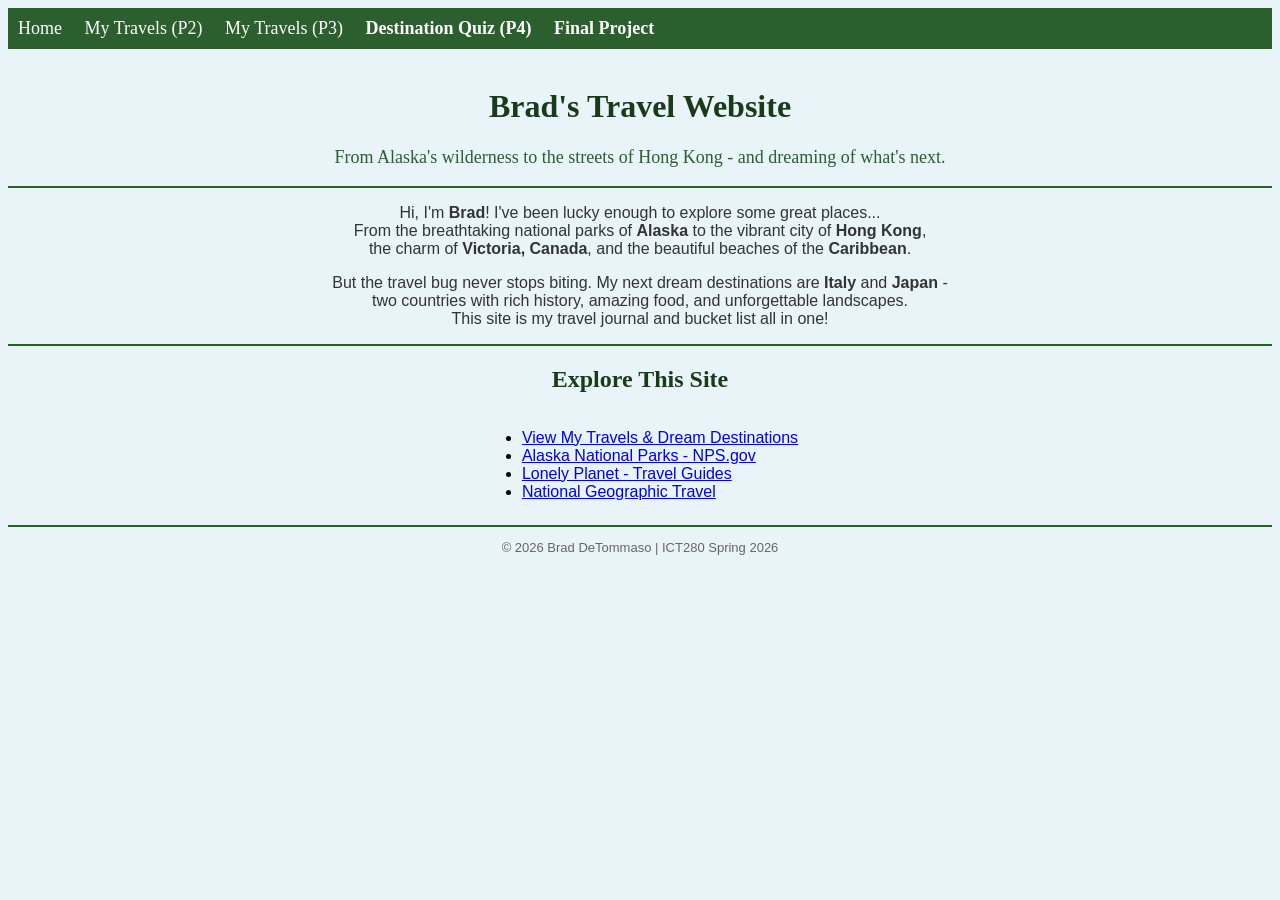
<file: index.html>
<!DOCTYPE html>
<html lang="en">
<head>
   <title>Brad's Travel Website</title>
</head>
<body bgcolor="#e8f4f8">

   <!-- Navigation Bar -->
   <table width="100%" bgcolor="#2c5f2e" cellpadding="10" cellspacing="0">
      <tr>
         <td>
            <font color="white" size="4">
               <a href="index.html" style="color:white; text-decoration:none;">Home</a>
               &nbsp;&nbsp;&nbsp;
               <a href="html/project2.html" style="color:white; text-decoration:none;">My Travels (P2)</a>
               &nbsp;&nbsp;&nbsp;
               <a href="html/project3.html" style="color:white; text-decoration:none;">My Travels (P3)</a>
               &nbsp;&nbsp;&nbsp;
               <a href="html/project4.html" style="color:white; text-decoration:none; font-weight:bold;">Destination Quiz (P4)</a>
               &nbsp;&nbsp;&nbsp;
               <a href="final/index.html" style="color:white; text-decoration:none; font-weight:bold;">Final Project</a>
            </font>
         </td>
      </tr>
   </table>

   <!-- Header -->
   <div align="center">
      <br>
      <font face="Georgia" color="#1a3a1a">
         <h1>Brad's Travel Website</h1>
      </font>
      <font face="Georgia" color="#2c5f2e" size="4">
         <p>From Alaska's wilderness to the streets of Hong Kong - and dreaming of what's next.</p>
      </font>
   </div>

   <hr color="#2c5f2e">

   <!-- Intro Section -->
   <div align="center">
      <font face="Arial" color="#333333" size="3">
         <p>
            Hi, I'm <b>Brad</b>! I've been lucky enough to explore some great places...<br>
            From the breathtaking national parks of <b>Alaska</b> to the vibrant city of <b>Hong Kong</b>,<br>
            the charm of <b>Victoria, Canada</b>, and the beautiful beaches of the <b>Caribbean</b>.
         </p>
         <p>
            But the travel bug never stops biting. My next dream destinations are <b>Italy</b> and <b>Japan</b> -<br>
            two countries with rich history, amazing food, and unforgettable landscapes.<br>
            This site is my travel journal and bucket list all in one!
         </p>
      </font>
   </div>

   <hr color="#2c5f2e">

   <!-- Quick Links -->
   <div align="center">
      <font face="Georgia" color="#1a3a1a">
         <h2>Explore This Site</h2>
      </font>
      <font face="Arial" size="3">
         <ul style="text-align:left; display:inline-block;">
            <li><a href="html/project2.html">View My Travels &amp; Dream Destinations</a></li>
            <li><a href="https://www.nps.gov/state/ak/index.htm" target="_blank">Alaska National Parks - NPS.gov</a></li>
            <li><a href="https://www.lonelyplanet.com" target="_blank">Lonely Planet - Travel Guides</a></li>
            <li><a href="https://www.nationalgeographic.com/travel" target="_blank">National Geographic Travel</a></li>
         </ul>
      </font>
   </div>

   <hr color="#2c5f2e">

   <!-- Footer -->
   <div align="center">
      <font face="Arial" color="#666666" size="2">
         <p>&copy; 2026 Brad DeTommaso | ICT280 Spring 2026</p>
      </font>
   </div>

</body>
</html>
</file>
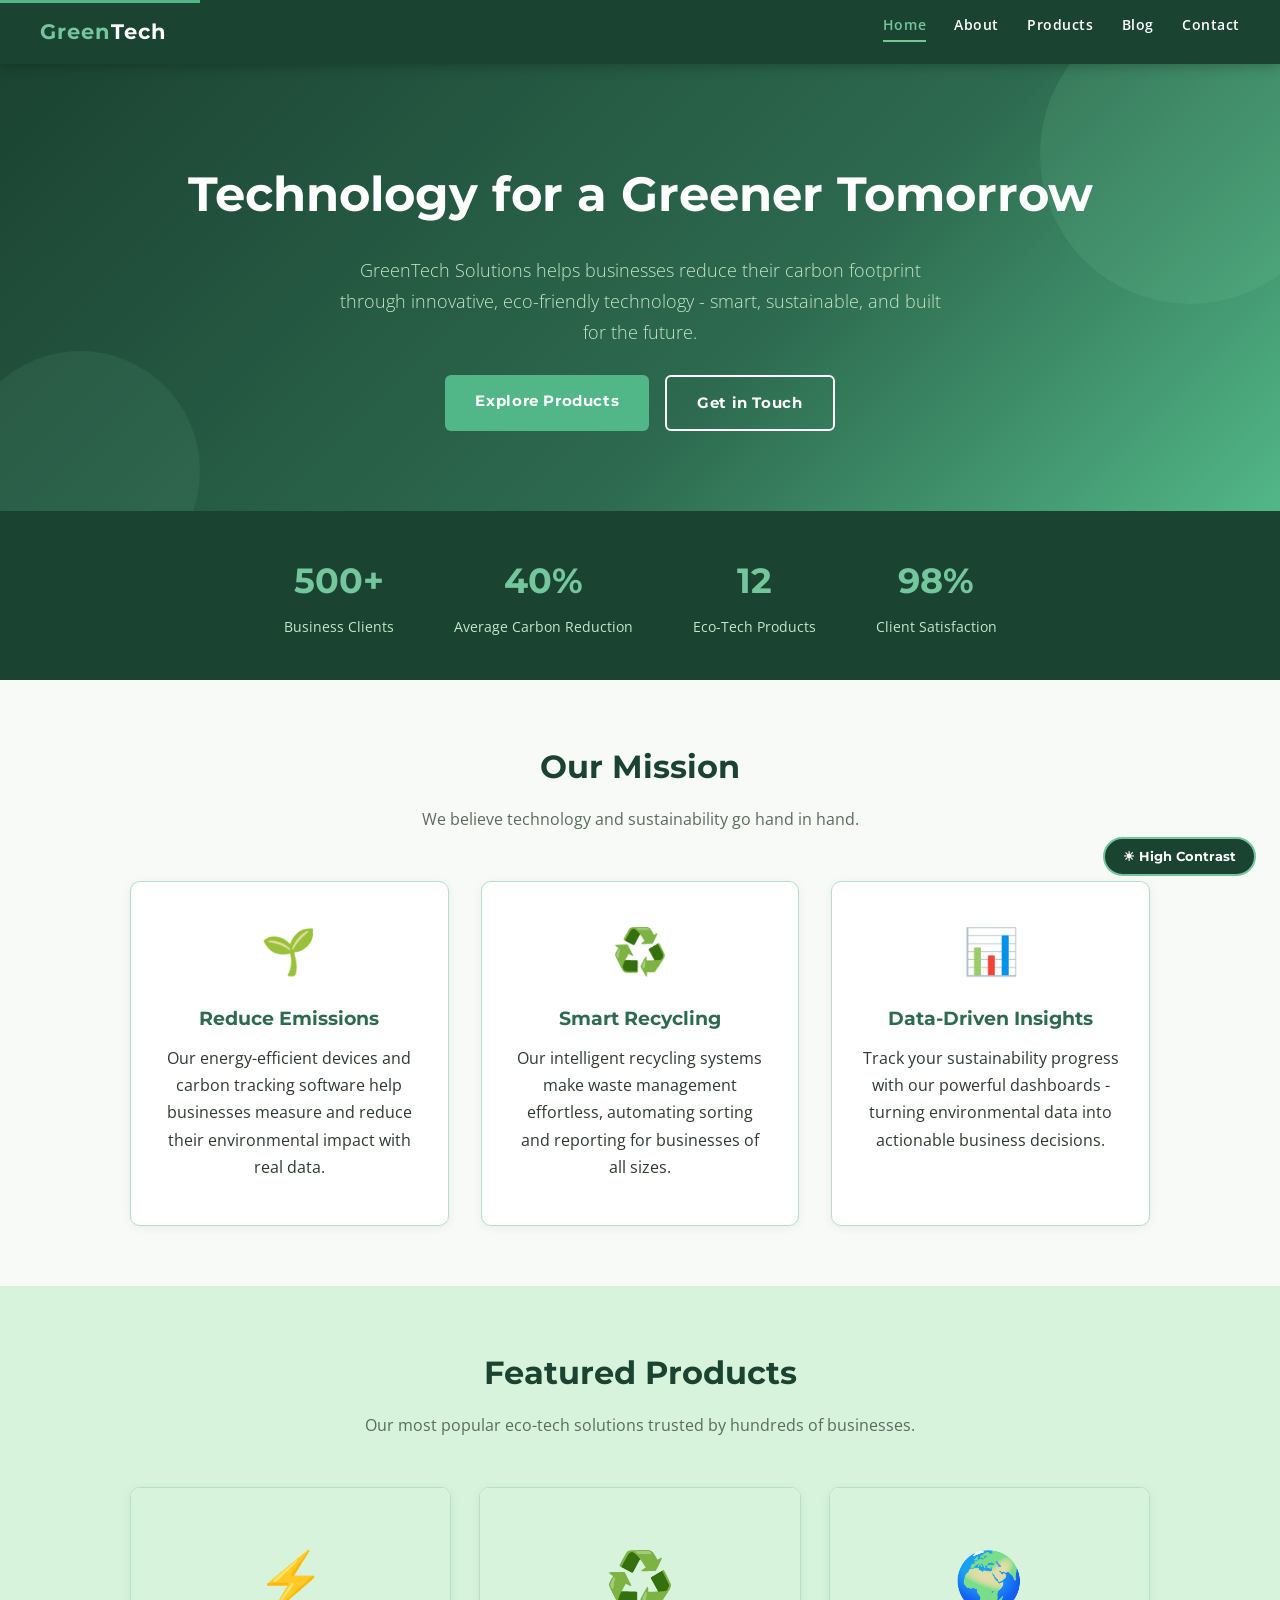
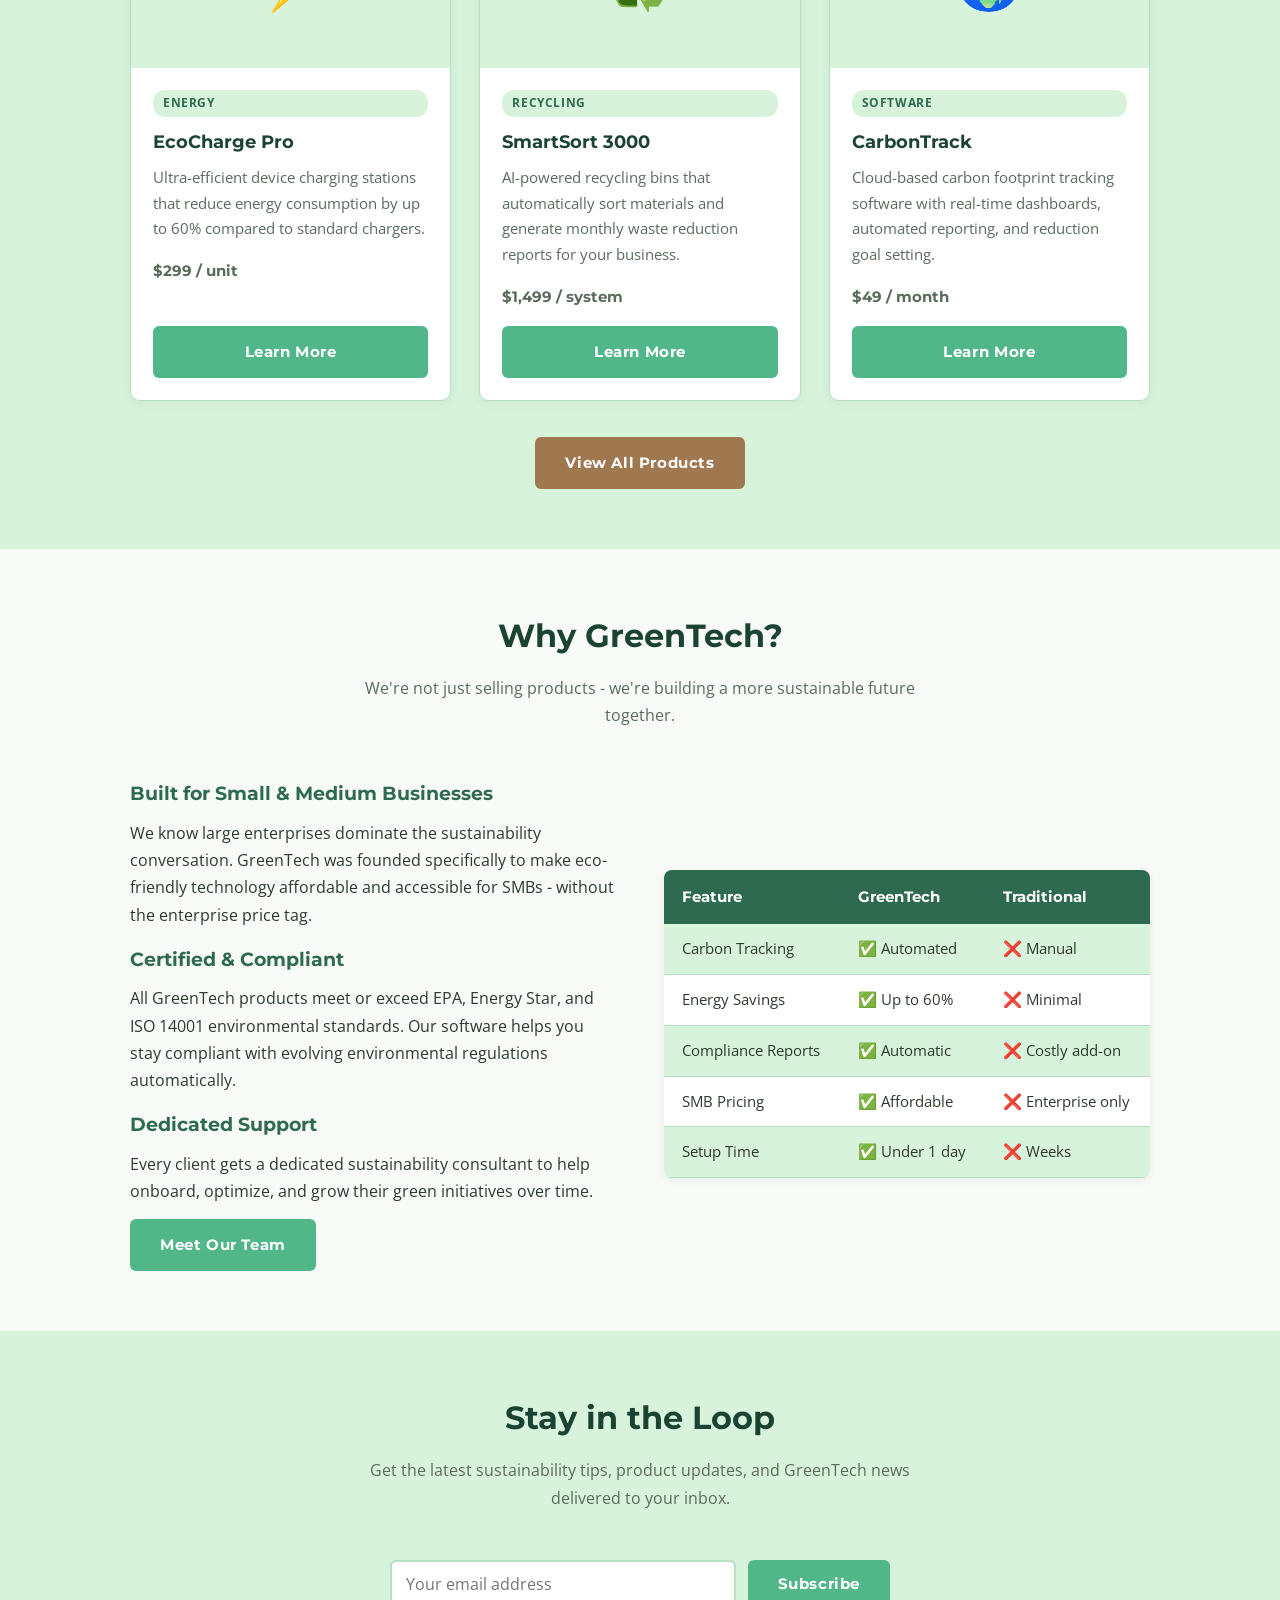
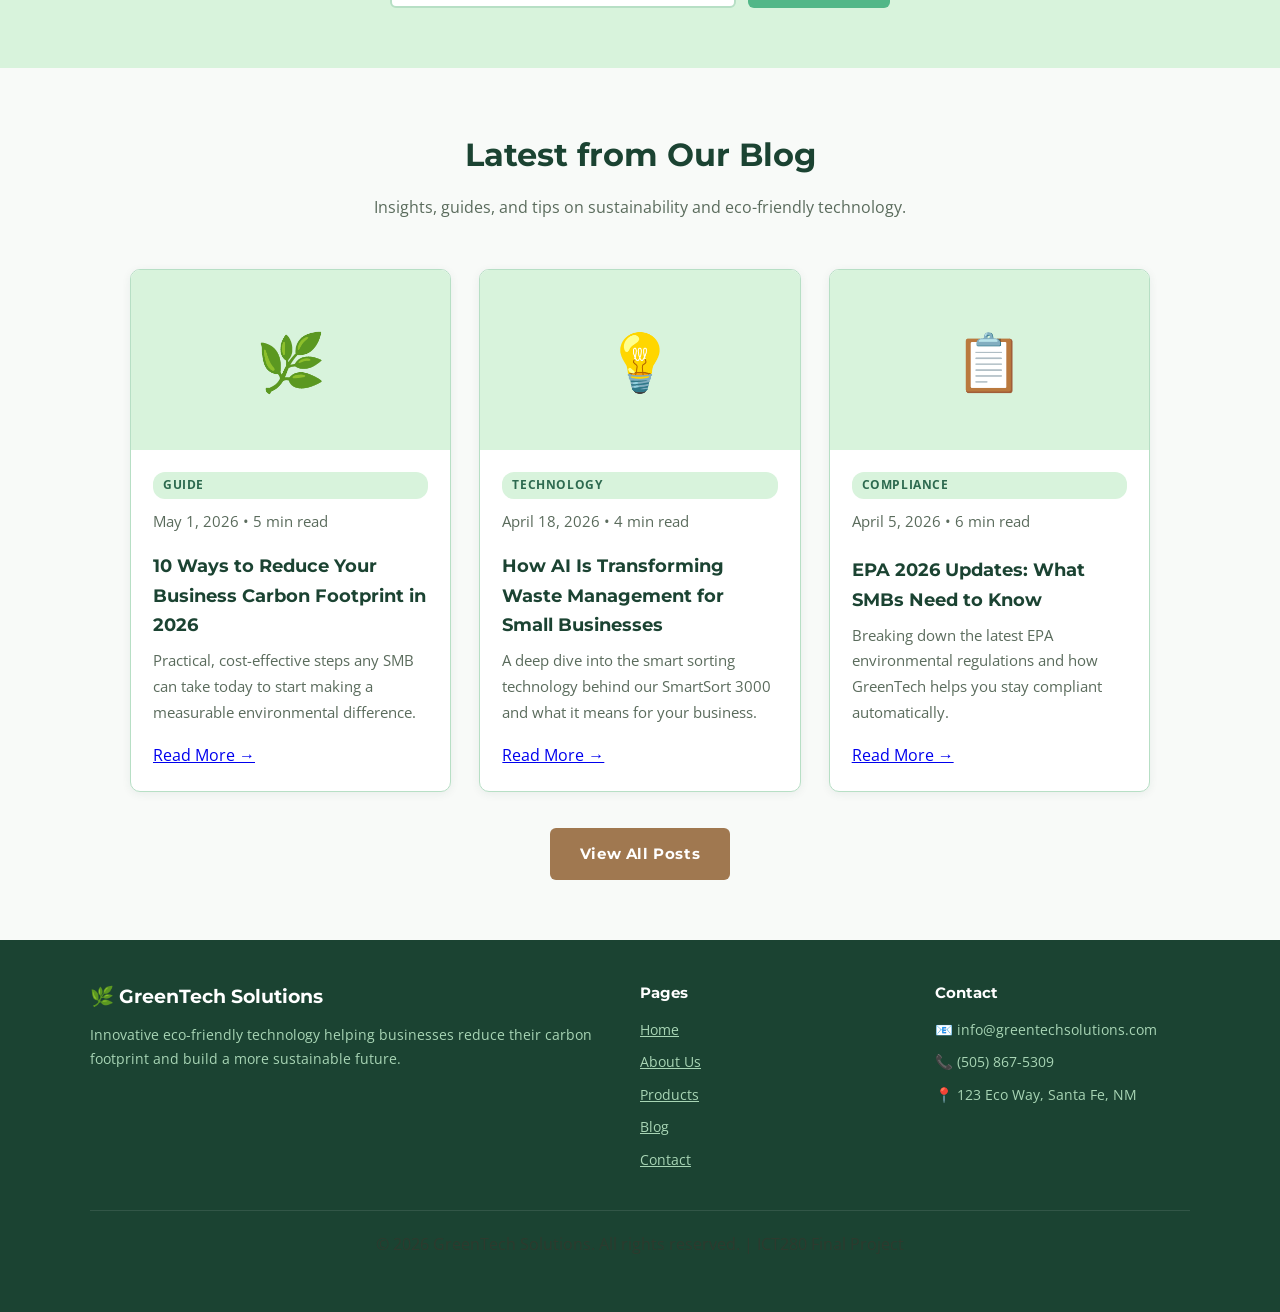
<file: final/index.html>
<!DOCTYPE html>
<html lang="en">
<head>
   <meta charset="UTF-8">
   <meta name="viewport" content="width=device-width, initial-scale=1.0">
   <title>GreenTech Solutions - Sustainable Technology for a Better World</title>
   <link rel="stylesheet" href="styles.css">
</head>
<body>

   <!-- Skip to main content (accessibility) -->
   <a href="#main" class="skip-link">Skip to main content</a>

   <!-- Navigation -->
   <nav aria-label="Main navigation">
      <a href="index.html" class="nav-logo">Green<span>Tech</span></a>
      <button class="nav-toggle" id="navToggle" aria-label="Toggle navigation menu" aria-expanded="false">
         <span></span>
         <span></span>
         <span></span>
      </button>
      <ul class="nav-links" id="navLinks">
         <li><a href="index.html" class="active" aria-current="page">Home</a></li>
         <li><a href="about.html">About</a></li>
         <li><a href="products.html">Products</a></li>
         <li><a href="blog.html">Blog</a></li>
         <li><a href="contact.html">Contact</a></li>
      </ul>
   </nav>

   <!-- Hero Section -->
   <header class="hero" role="banner">
      <h1>Technology for a Greener Tomorrow</h1>
      <p>GreenTech Solutions helps businesses reduce their carbon footprint through innovative,
         eco-friendly technology - smart, sustainable, and built for the future.</p>
      <div style="display:flex; gap:16px; justify-content:center; flex-wrap:wrap; position:relative; z-index:1;">
         <a href="products.html" class="btn btn-primary">Explore Products</a>
         <a href="contact.html" class="btn btn-outline">Get in Touch</a>
      </div>
   </header>

   <main id="main">

      <!-- Stats Bar -->
      <div class="stats-bar" aria-label="Company statistics">
         <div class="stat">
            <h3>500+</h3>
            <p>Business Clients</p>
         </div>
         <div class="stat">
            <h3>40%</h3>
            <p>Average Carbon Reduction</p>
         </div>
         <div class="stat">
            <h3>12</h3>
            <p>Eco-Tech Products</p>
         </div>
         <div class="stat">
            <h3>98%</h3>
            <p>Client Satisfaction</p>
         </div>
      </div>

      <!-- Mission Section -->
      <section aria-labelledby="mission-heading">
         <div class="content">
            <h2 class="section-title" id="mission-heading">Our Mission</h2>
            <p class="section-subtitle">We believe technology and sustainability go hand in hand.</p>
            <div style="display:grid; grid-template-columns: repeat(auto-fit, minmax(280px,1fr)); gap:32px; margin-top:16px;">

               <div style="background:var(--white); border:1px solid var(--border); border-radius:10px; padding:30px; text-align:center; box-shadow:0 2px 10px rgba(27,67,50,0.07);">
                  <div style="font-size:2.8rem; margin-bottom:14px;" aria-hidden="true">🌱</div>
                  <h3>Reduce Emissions</h3>
                  <p>Our energy-efficient devices and carbon tracking software help businesses
                     measure and reduce their environmental impact with real data.</p>
               </div>

               <div style="background:var(--white); border:1px solid var(--border); border-radius:10px; padding:30px; text-align:center; box-shadow:0 2px 10px rgba(27,67,50,0.07);">
                  <div style="font-size:2.8rem; margin-bottom:14px;" aria-hidden="true">♻️</div>
                  <h3>Smart Recycling</h3>
                  <p>Our intelligent recycling systems make waste management effortless,
                     automating sorting and reporting for businesses of all sizes.</p>
               </div>

               <div style="background:var(--white); border:1px solid var(--border); border-radius:10px; padding:30px; text-align:center; box-shadow:0 2px 10px rgba(27,67,50,0.07);">
                  <div style="font-size:2.8rem; margin-bottom:14px;" aria-hidden="true">📊</div>
                  <h3>Data-Driven Insights</h3>
                  <p>Track your sustainability progress with our powerful dashboards -
                     turning environmental data into actionable business decisions.</p>
               </div>

            </div>
         </div>
      </section>

      <!-- Featured Products -->
      <section style="background-color:var(--green-pale); padding:60px 0;" aria-labelledby="products-heading">
         <div class="content">
            <h2 class="section-title" id="products-heading">Featured Products</h2>
            <p class="section-subtitle">Our most popular eco-tech solutions trusted by hundreds of businesses.</p>
            <div class="card-grid">

               <article class="card">
                  <div class="card-img-placeholder" aria-hidden="true">⚡</div>
                  <div class="card-body">
                     <span class="card-tag">Energy</span>
                     <h3>EcoCharge Pro</h3>
                     <p>Ultra-efficient device charging stations that reduce energy consumption
                        by up to 60% compared to standard chargers.</p>
                     <p class="card-price">$299 / unit</p>
                     <a href="products.html" class="btn btn-primary" style="text-align:center;">Learn More</a>
                  </div>
               </article>

               <article class="card">
                  <div class="card-img-placeholder" aria-hidden="true">♻️</div>
                  <div class="card-body">
                     <span class="card-tag">Recycling</span>
                     <h3>SmartSort 3000</h3>
                     <p>AI-powered recycling bins that automatically sort materials and
                        generate monthly waste reduction reports for your business.</p>
                     <p class="card-price">$1,499 / system</p>
                     <a href="products.html" class="btn btn-primary" style="text-align:center;">Learn More</a>
                  </div>
               </article>

               <article class="card">
                  <div class="card-img-placeholder" aria-hidden="true">🌍</div>
                  <div class="card-body">
                     <span class="card-tag">Software</span>
                     <h3>CarbonTrack</h3>
                     <p>Cloud-based carbon footprint tracking software with real-time
                        dashboards, automated reporting, and reduction goal setting.</p>
                     <p class="card-price">$49 / month</p>
                     <a href="products.html" class="btn btn-primary" style="text-align:center;">Learn More</a>
                  </div>
               </article>

            </div>
            <div style="text-align:center; margin-top:36px;">
               <a href="products.html" class="btn btn-earth">View All Products</a>
            </div>
         </div>
      </section>

      <!-- Why GreenTech -->
      <section aria-labelledby="why-heading">
         <div class="content">
            <h2 class="section-title" id="why-heading">Why GreenTech?</h2>
            <p class="section-subtitle">We're not just selling products - we're building a more sustainable future together.</p>
            <div style="display:grid; grid-template-columns:1fr 1fr; gap:48px; align-items:center;">

               <div>
                  <h3>Built for Small &amp; Medium Businesses</h3>
                  <p>We know large enterprises dominate the sustainability conversation. GreenTech
                     was founded specifically to make eco-friendly technology affordable and
                     accessible for SMBs - without the enterprise price tag.</p>
                  <h3>Certified &amp; Compliant</h3>
                  <p>All GreenTech products meet or exceed EPA, Energy Star, and ISO 14001
                     environmental standards. Our software helps you stay compliant with
                     evolving environmental regulations automatically.</p>
                  <h3>Dedicated Support</h3>
                  <p>Every client gets a dedicated sustainability consultant to help onboard,
                     optimize, and grow their green initiatives over time.</p>
                  <a href="about.html" class="btn btn-primary">Meet Our Team</a>
               </div>

               <div>
                  <table aria-label="GreenTech vs traditional solutions comparison">
                     <thead>
                        <tr>
                           <th>Feature</th>
                           <th>GreenTech</th>
                           <th>Traditional</th>
                        </tr>
                     </thead>
                     <tbody>
                        <tr>
                           <td>Carbon Tracking</td>
                           <td>✅ Automated</td>
                           <td>❌ Manual</td>
                        </tr>
                        <tr>
                           <td>Energy Savings</td>
                           <td>✅ Up to 60%</td>
                           <td>❌ Minimal</td>
                        </tr>
                        <tr>
                           <td>Compliance Reports</td>
                           <td>✅ Automatic</td>
                           <td>❌ Costly add-on</td>
                        </tr>
                        <tr>
                           <td>SMB Pricing</td>
                           <td>✅ Affordable</td>
                           <td>❌ Enterprise only</td>
                        </tr>
                        <tr>
                           <td>Setup Time</td>
                           <td>✅ Under 1 day</td>
                           <td>❌ Weeks</td>
                        </tr>
                     </tbody>
                  </table>
               </div>

            </div>
         </div>
      </section>

      <!-- Newsletter Signup -->
      <section style="background-color:var(--green-pale); padding:60px 0;" aria-labelledby="newsletter-heading">
         <div class="content" style="text-align:center;">
            <h2 class="section-title" id="newsletter-heading">Stay in the Loop</h2>
            <p class="section-subtitle">Get the latest sustainability tips, product updates, and GreenTech news delivered to your inbox.</p>
            <form id="newsletterForm" style="display:flex; gap:12px; justify-content:center; flex-wrap:wrap; max-width:500px; margin:0 auto;"
                  aria-label="Newsletter signup form" novalidate>
               <div class="form-group" style="flex:1; min-width:220px; margin:0;">
                  <label for="newsletterEmail" class="sr-only">Email address</label>
                  <input type="email" id="newsletterEmail" name="email"
                         placeholder="Your email address" aria-required="true">
               </div>
               <button type="submit" class="btn btn-primary">Subscribe</button>
            </form>
            <p id="newsletterMsg" style="margin-top:14px; color:var(--green-dark); font-weight:600; display:none;"
               aria-live="polite"></p>
         </div>
      </section>

      <!-- Latest Blog Posts -->
      <section aria-labelledby="blog-heading">
         <div class="content">
            <h2 class="section-title" id="blog-heading">Latest from Our Blog</h2>
            <p class="section-subtitle">Insights, guides, and tips on sustainability and eco-friendly technology.</p>
            <div class="card-grid">

               <article class="card">
                  <div class="card-img-placeholder" aria-hidden="true">🌿</div>
                  <div class="card-body">
                     <span class="card-tag">Guide</span>
                     <p class="blog-meta">May 1, 2026 &bull; 5 min read</p>
                     <h3>10 Ways to Reduce Your Business Carbon Footprint in 2026</h3>
                     <p>Practical, cost-effective steps any SMB can take today to start
                        making a measurable environmental difference.</p>
                     <a href="blog.html">Read More &rarr;</a>
                  </div>
               </article>

               <article class="card">
                  <div class="card-img-placeholder" aria-hidden="true">💡</div>
                  <div class="card-body">
                     <span class="card-tag">Technology</span>
                     <p class="blog-meta">April 18, 2026 &bull; 4 min read</p>
                     <h3>How AI Is Transforming Waste Management for Small Businesses</h3>
                     <p>A deep dive into the smart sorting technology behind our
                        SmartSort 3000 and what it means for your business.</p>
                     <a href="blog.html">Read More &rarr;</a>
                  </div>
               </article>

               <article class="card">
                  <div class="card-img-placeholder" aria-hidden="true">📋</div>
                  <div class="card-body">
                     <span class="card-tag">Compliance</span>
                     <p class="blog-meta">April 5, 2026 &bull; 6 min read</p>
                     <h3>EPA 2026 Updates: What SMBs Need to Know</h3>
                     <p>Breaking down the latest EPA environmental regulations and
                        how GreenTech helps you stay compliant automatically.</p>
                     <a href="blog.html">Read More &rarr;</a>
                  </div>
               </article>

            </div>
            <div style="text-align:center; margin-top:36px;">
               <a href="blog.html" class="btn btn-earth">View All Posts</a>
            </div>
         </div>
      </section>

   </main>

   <!-- Footer -->
   <footer>
      <div class="footer-grid">
         <div class="footer-brand">
            <h3>🌿 GreenTech Solutions</h3>
            <p>Innovative eco-friendly technology helping businesses reduce their carbon
               footprint and build a more sustainable future.</p>
         </div>
         <div class="footer-links">
            <h4>Pages</h4>
            <ul>
               <li><a href="index.html">Home</a></li>
               <li><a href="about.html">About Us</a></li>
               <li><a href="products.html">Products</a></li>
               <li><a href="blog.html">Blog</a></li>
               <li><a href="contact.html">Contact</a></li>
            </ul>
         </div>
         <div class="footer-links">
            <h4>Contact</h4>
            <ul>
               <li>📧 info@greentechsolutions.com</li>
               <li>📞 (505) 867-5309</li>
               <li>📍 123 Eco Way, Santa Fe, NM</li>
            </ul>
         </div>
      </div>
      <div class="footer-bottom">
         <p>&copy; 2026 GreenTech Solutions. All rights reserved. | ICT280 Final Project</p>
      </div>
   </footer>

   <!-- Accessibility: High Contrast Toggle -->
   <button class="contrast-toggle" id="contrastToggle" aria-label="Toggle high contrast mode">
      ☀ High Contrast
   </button>

   <!-- Skip link style -->
   <style>
      .skip-link {
         position: absolute;
         top: -40px;
         left: 0;
         background: var(--accent);
         color: white;
         padding: 8px 16px;
         z-index: 999;
         font-weight: 700;
         transition: top 0.2s;
      }
      .skip-link:focus {
         top: 0;
      }
      .sr-only {
         position: absolute;
         width: 1px; height: 1px;
         padding: 0; margin: -1px;
         overflow: hidden;
         clip: rect(0,0,0,0);
         white-space: nowrap;
         border: 0;
      }
      @media (max-width: 768px) {
         section > .content > div[style*="grid-template-columns:1fr 1fr"] {
            grid-template-columns: 1fr !important;
         }
      }
   </style>

   <script src="script.js"></script>
</body>
</html>
</file>
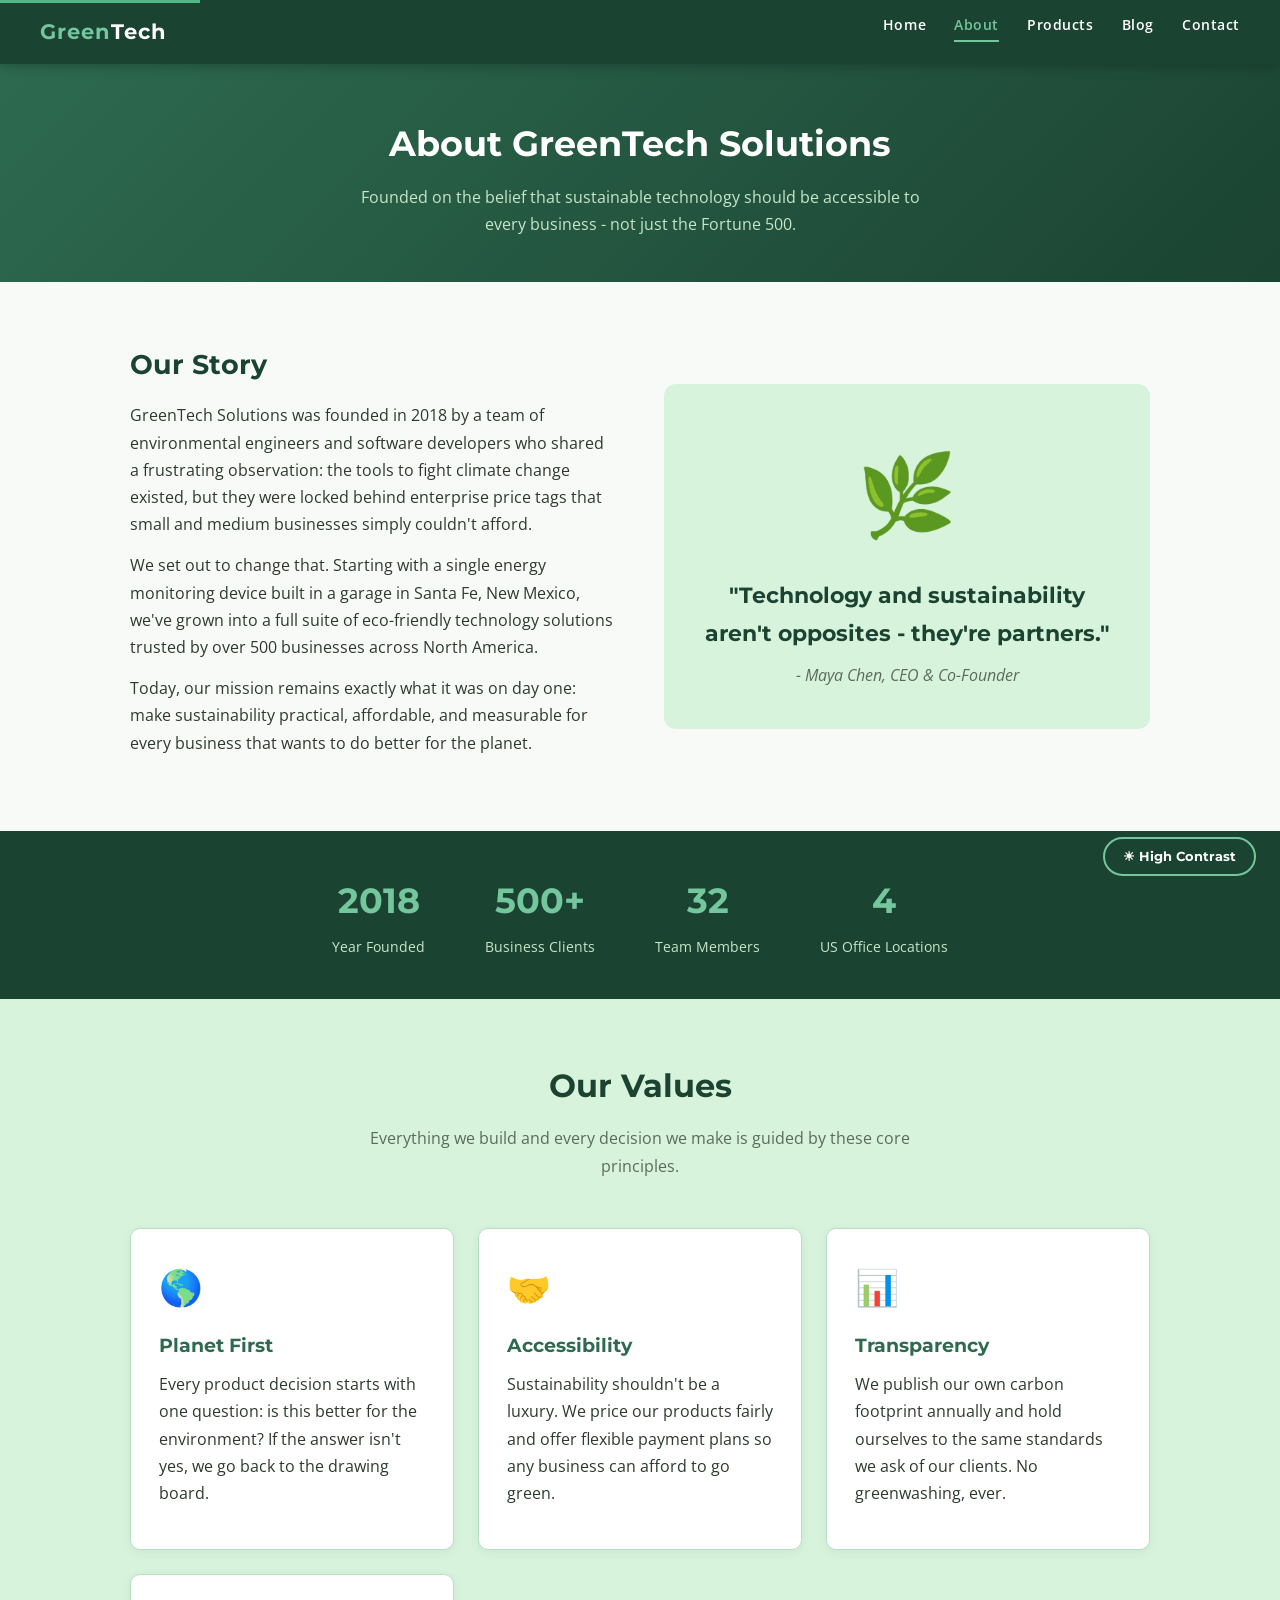
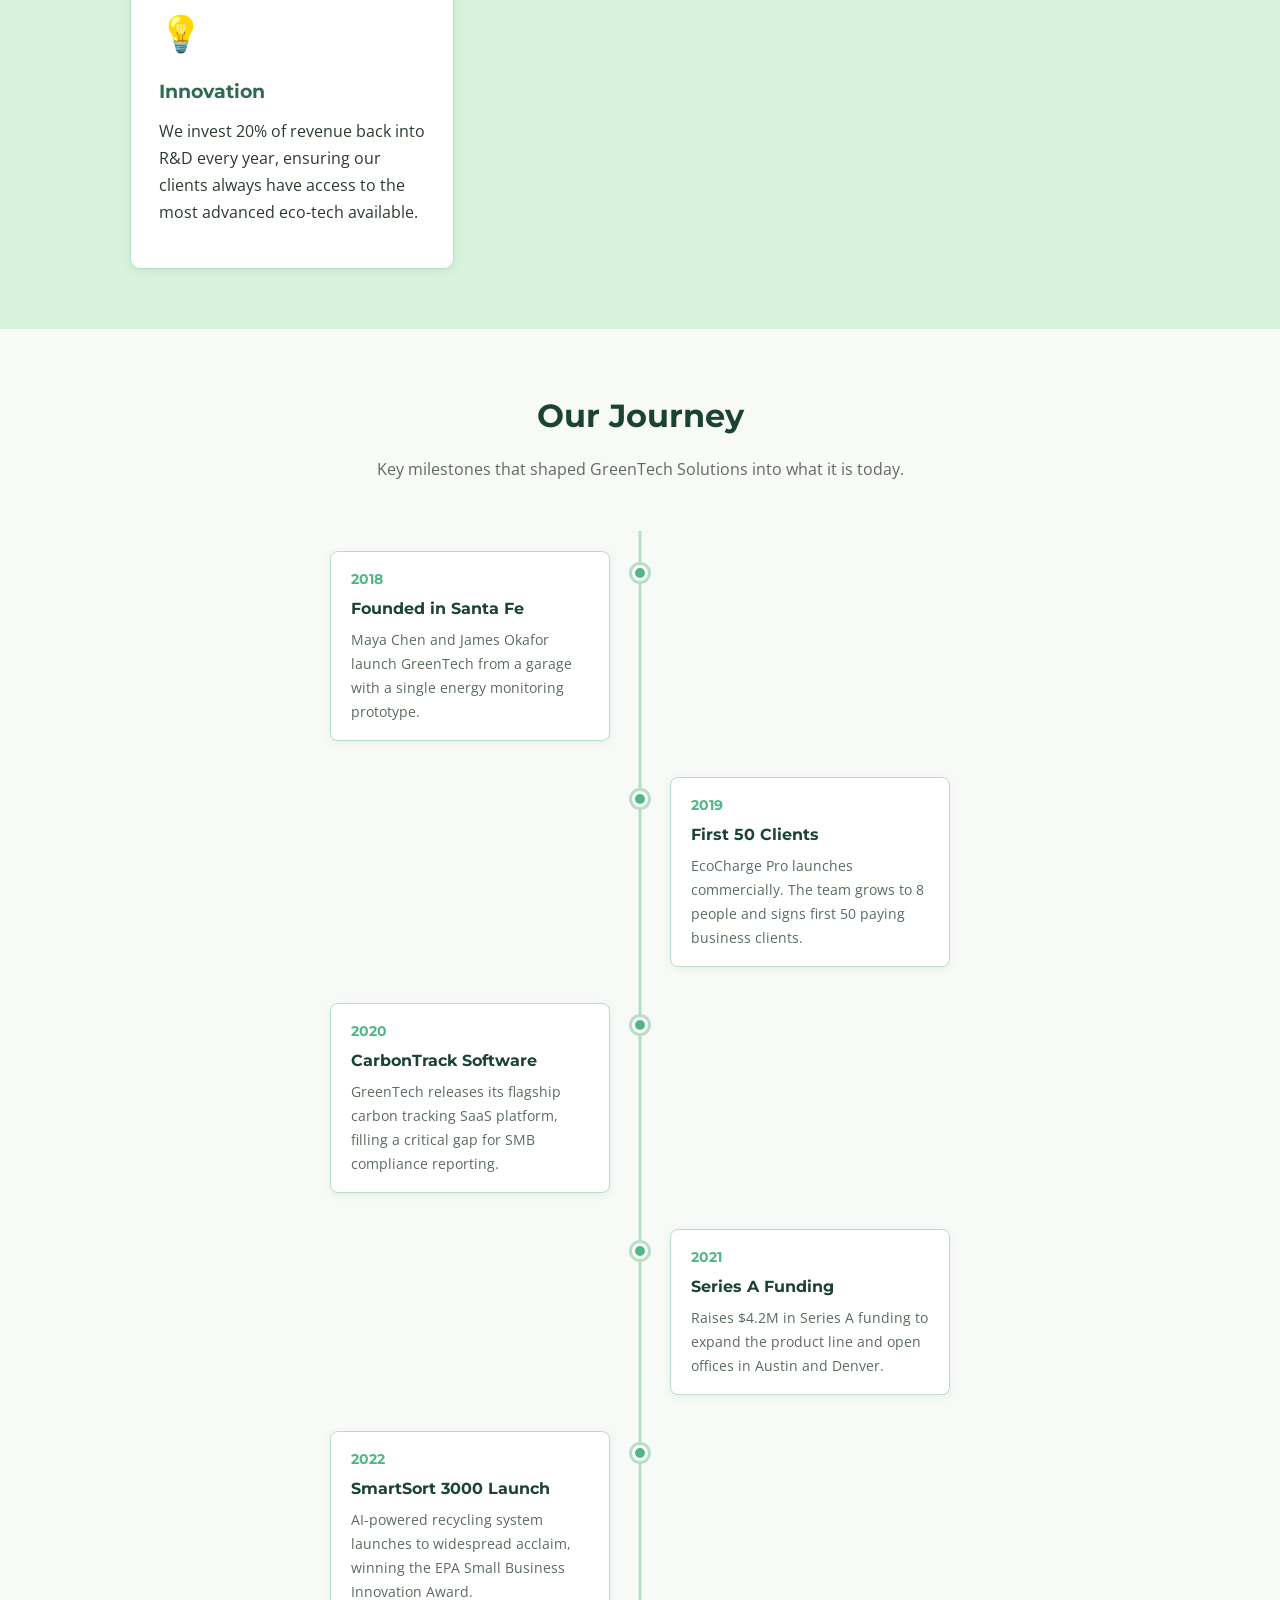
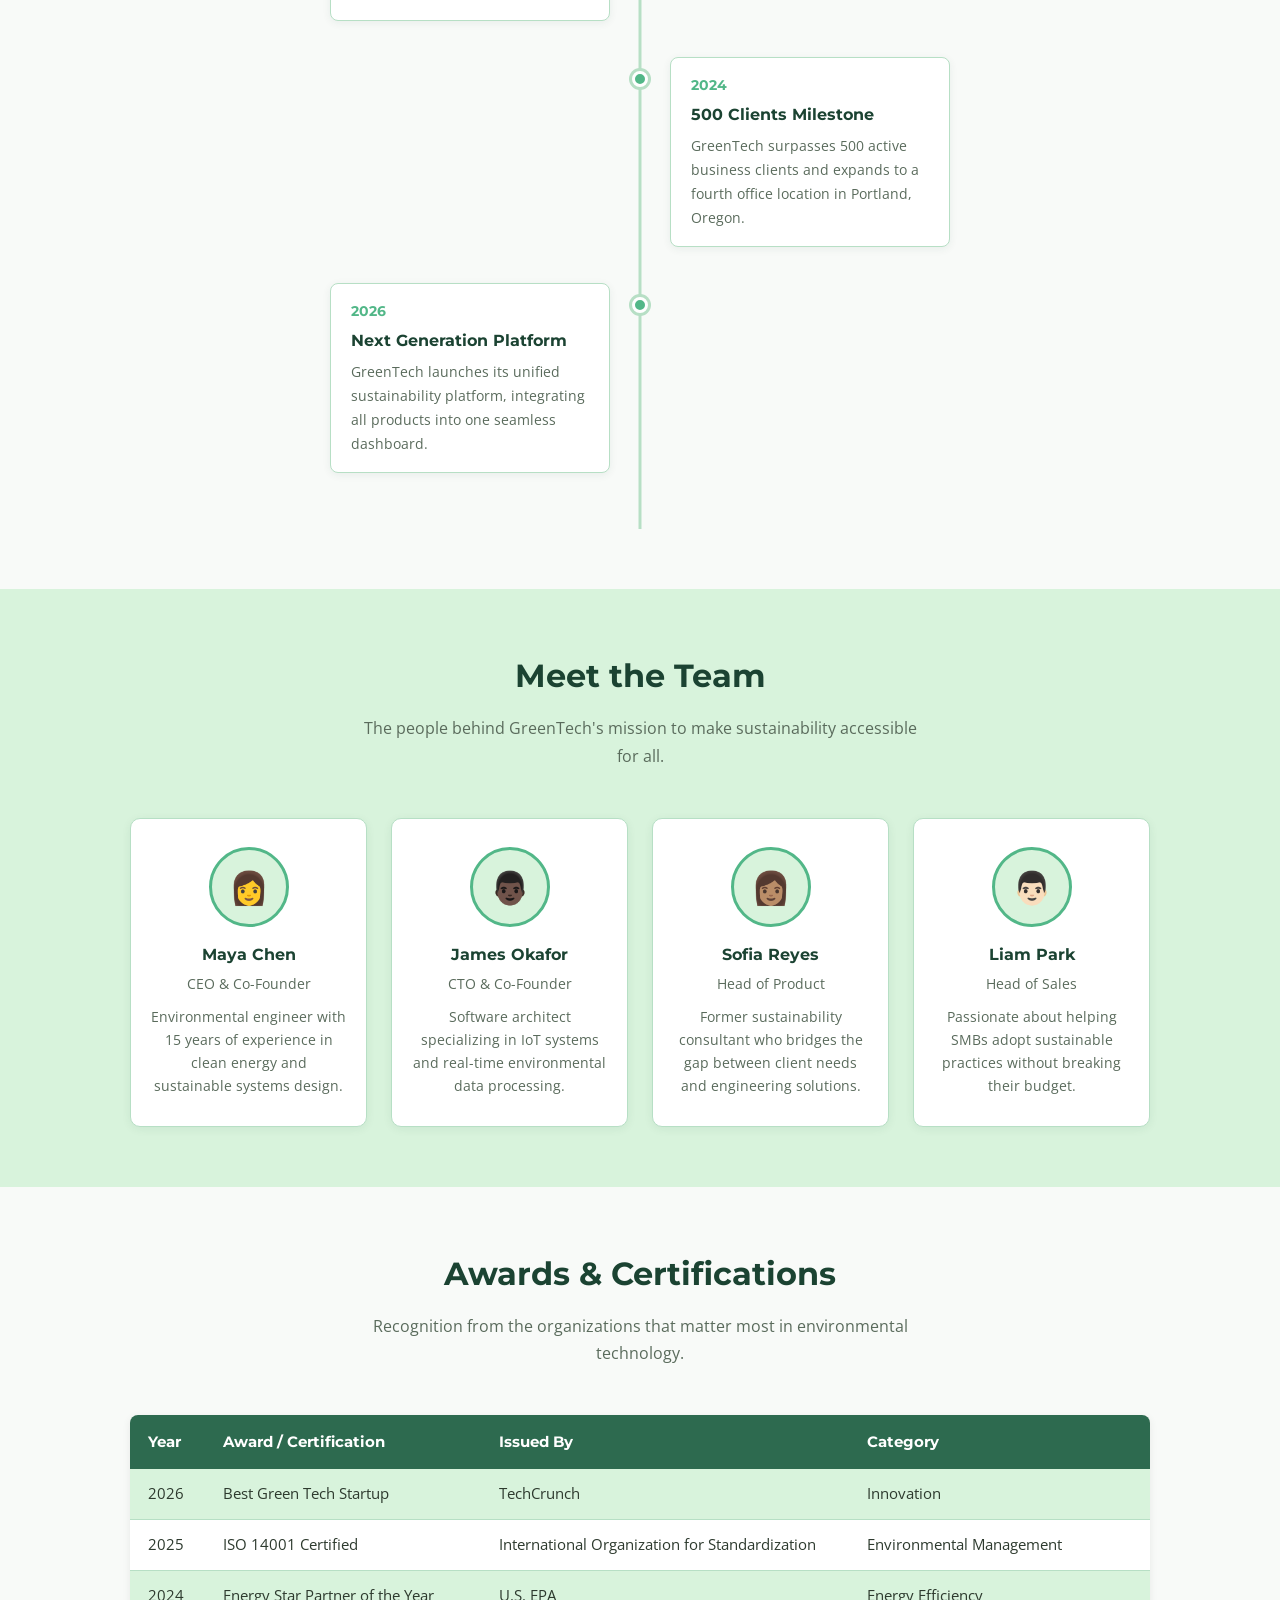
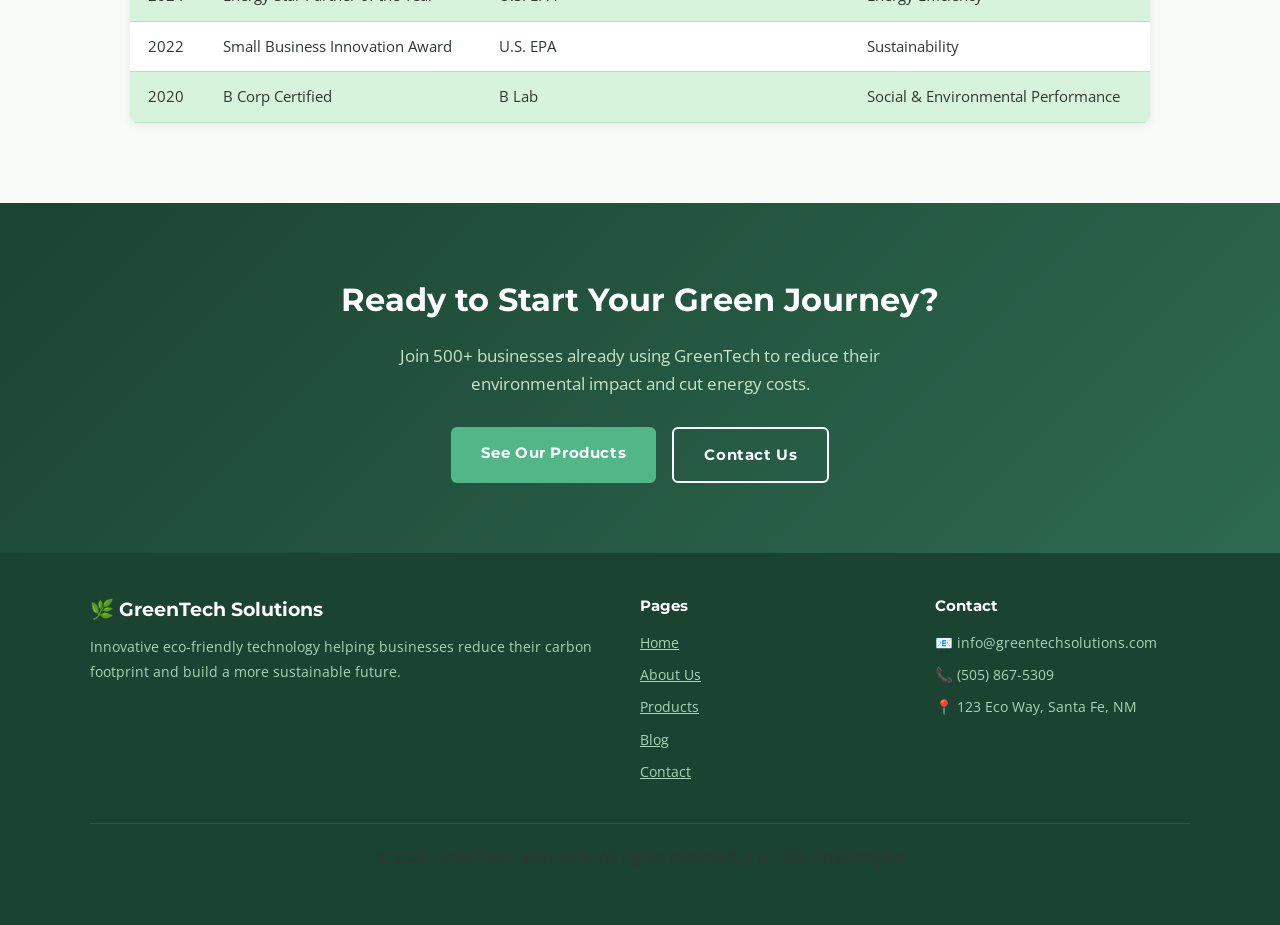
<file: final/about.html>
<!DOCTYPE html>
<html lang="en">
<head>
   <meta charset="UTF-8">
   <meta name="viewport" content="width=device-width, initial-scale=1.0">
   <title>About Us - GreenTech Solutions</title>
   <link rel="stylesheet" href="styles.css">
</head>
<body>

   <!-- Skip to main content (accessibility) -->
   <a href="#main" class="skip-link">Skip to main content</a>

   <!-- Navigation -->
   <nav aria-label="Main navigation">
      <a href="index.html" class="nav-logo">Green<span>Tech</span></a>
      <button class="nav-toggle" id="navToggle" aria-label="Toggle navigation menu" aria-expanded="false">
         <span></span>
         <span></span>
         <span></span>
      </button>
      <ul class="nav-links" id="navLinks">
         <li><a href="index.html">Home</a></li>
         <li><a href="about.html" class="active" aria-current="page">About</a></li>
         <li><a href="products.html">Products</a></li>
         <li><a href="blog.html">Blog</a></li>
         <li><a href="contact.html">Contact</a></li>
      </ul>
   </nav>

   <!-- Hero -->
   <header class="hero-sub" role="banner">
      <h1>About GreenTech Solutions</h1>
      <p>Founded on the belief that sustainable technology should be accessible to every business -
         not just the Fortune 500.</p>
   </header>

   <main id="main">

      <!-- Our Story -->
      <section aria-labelledby="story-heading">
         <div class="content">
            <div style="display:grid; grid-template-columns:1fr 1fr; gap:48px; align-items:center;">
               <div>
                  <h2 id="story-heading">Our Story</h2>
                  <p>GreenTech Solutions was founded in 2018 by a team of environmental engineers
                     and software developers who shared a frustrating observation: the tools to
                     fight climate change existed, but they were locked behind enterprise price
                     tags that small and medium businesses simply couldn't afford.</p>
                  <p>We set out to change that. Starting with a single energy monitoring device
                     built in a garage in Santa Fe, New Mexico, we've grown into a full suite of
                     eco-friendly technology solutions trusted by over 500 businesses across
                     North America.</p>
                  <p>Today, our mission remains exactly what it was on day one: make sustainability
                     practical, affordable, and measurable for every business that wants to do better
                     for the planet.</p>
               </div>
               <div style="background:var(--green-pale); border-radius:12px; padding:40px; text-align:center;">
                  <div style="font-size:5rem; margin-bottom:16px;" aria-hidden="true">🌿</div>
                  <h3 style="color:var(--green-dark); font-size:1.4rem; margin-bottom:10px;">
                     "Technology and sustainability aren't opposites - they're partners."
                  </h3>
                  <p style="color:var(--text-light); font-style:italic; margin:0;">
                     - Maya Chen, CEO &amp; Co-Founder
                  </p>
               </div>
            </div>
         </div>
      </section>

      <!-- Stats Bar -->
      <div class="stats-bar" aria-label="Company statistics">
         <div class="stat">
            <h3>2018</h3>
            <p>Year Founded</p>
         </div>
         <div class="stat">
            <h3>500+</h3>
            <p>Business Clients</p>
         </div>
         <div class="stat">
            <h3>32</h3>
            <p>Team Members</p>
         </div>
         <div class="stat">
            <h3>4</h3>
            <p>US Office Locations</p>
         </div>
      </div>

      <!-- Mission & Values -->
      <section style="background-color:var(--green-pale); padding:60px 0;"
               aria-labelledby="values-heading">
         <div class="content">
            <h2 class="section-title" id="values-heading">Our Values</h2>
            <p class="section-subtitle">Everything we build and every decision we make is guided by these core principles.</p>
            <div style="display:grid; grid-template-columns:repeat(auto-fit, minmax(240px,1fr)); gap:24px;">

               <div style="background:var(--white); border:1px solid var(--border); border-radius:10px;
                           padding:28px; box-shadow:0 2px 10px rgba(27,67,50,0.07);">
                  <div style="font-size:2.2rem; margin-bottom:12px;" aria-hidden="true">🌎</div>
                  <h3>Planet First</h3>
                  <p>Every product decision starts with one question: is this better for the
                     environment? If the answer isn't yes, we go back to the drawing board.</p>
               </div>

               <div style="background:var(--white); border:1px solid var(--border); border-radius:10px;
                           padding:28px; box-shadow:0 2px 10px rgba(27,67,50,0.07);">
                  <div style="font-size:2.2rem; margin-bottom:12px;" aria-hidden="true">🤝</div>
                  <h3>Accessibility</h3>
                  <p>Sustainability shouldn't be a luxury. We price our products fairly and
                     offer flexible payment plans so any business can afford to go green.</p>
               </div>

               <div style="background:var(--white); border:1px solid var(--border); border-radius:10px;
                           padding:28px; box-shadow:0 2px 10px rgba(27,67,50,0.07);">
                  <div style="font-size:2.2rem; margin-bottom:12px;" aria-hidden="true">📊</div>
                  <h3>Transparency</h3>
                  <p>We publish our own carbon footprint annually and hold ourselves to the
                     same standards we ask of our clients. No greenwashing, ever.</p>
               </div>

               <div style="background:var(--white); border:1px solid var(--border); border-radius:10px;
                           padding:28px; box-shadow:0 2px 10px rgba(27,67,50,0.07);">
                  <div style="font-size:2.2rem; margin-bottom:12px;" aria-hidden="true">💡</div>
                  <h3>Innovation</h3>
                  <p>We invest 20% of revenue back into R&amp;D every year, ensuring our
                     clients always have access to the most advanced eco-tech available.</p>
               </div>

            </div>
         </div>
      </section>

      <!-- Timeline -->
      <section aria-labelledby="timeline-heading">
         <div class="content">
            <h2 class="section-title" id="timeline-heading">Our Journey</h2>
            <p class="section-subtitle">Key milestones that shaped GreenTech Solutions into what it is today.</p>

            <div class="timeline">

               <div class="timeline-item">
                  <div class="timeline-dot" aria-hidden="true"></div>
                  <div class="timeline-content">
                     <h4>2018</h4>
                     <h3>Founded in Santa Fe</h3>
                     <p>Maya Chen and James Okafor launch GreenTech from a garage
                        with a single energy monitoring prototype.</p>
                  </div>
               </div>

               <div class="timeline-item">
                  <div class="timeline-dot" aria-hidden="true"></div>
                  <div class="timeline-content">
                     <h4>2019</h4>
                     <h3>First 50 Clients</h3>
                     <p>EcoCharge Pro launches commercially. The team grows to 8
                        people and signs first 50 paying business clients.</p>
                  </div>
               </div>

               <div class="timeline-item">
                  <div class="timeline-dot" aria-hidden="true"></div>
                  <div class="timeline-content">
                     <h4>2020</h4>
                     <h3>CarbonTrack Software</h3>
                     <p>GreenTech releases its flagship carbon tracking SaaS platform,
                        filling a critical gap for SMB compliance reporting.</p>
                  </div>
               </div>

               <div class="timeline-item">
                  <div class="timeline-dot" aria-hidden="true"></div>
                  <div class="timeline-content">
                     <h4>2021</h4>
                     <h3>Series A Funding</h3>
                     <p>Raises $4.2M in Series A funding to expand the product line
                        and open offices in Austin and Denver.</p>
                  </div>
               </div>

               <div class="timeline-item">
                  <div class="timeline-dot" aria-hidden="true"></div>
                  <div class="timeline-content">
                     <h4>2022</h4>
                     <h3>SmartSort 3000 Launch</h3>
                     <p>AI-powered recycling system launches to widespread acclaim,
                        winning the EPA Small Business Innovation Award.</p>
                  </div>
               </div>

               <div class="timeline-item">
                  <div class="timeline-dot" aria-hidden="true"></div>
                  <div class="timeline-content">
                     <h4>2024</h4>
                     <h3>500 Clients Milestone</h3>
                     <p>GreenTech surpasses 500 active business clients and expands
                        to a fourth office location in Portland, Oregon.</p>
                  </div>
               </div>

               <div class="timeline-item">
                  <div class="timeline-dot" aria-hidden="true"></div>
                  <div class="timeline-content">
                     <h4>2026</h4>
                     <h3>Next Generation Platform</h3>
                     <p>GreenTech launches its unified sustainability platform,
                        integrating all products into one seamless dashboard.</p>
                  </div>
               </div>

            </div>
         </div>
      </section>

      <!-- Team Section -->
      <section style="background-color:var(--green-pale); padding:60px 0;"
               aria-labelledby="team-heading">
         <div class="content">
            <h2 class="section-title" id="team-heading">Meet the Team</h2>
            <p class="section-subtitle">The people behind GreenTech's mission to make sustainability accessible for all.</p>
            <div class="team-grid">

               <div class="team-card">
                  <div class="team-avatar" aria-hidden="true">👩</div>
                  <h3>Maya Chen</h3>
                  <p>CEO &amp; Co-Founder</p>
                  <p style="margin-top:10px; font-size:0.85rem; color:var(--text-light);">
                     Environmental engineer with 15 years of experience in clean energy
                     and sustainable systems design.
                  </p>
               </div>

               <div class="team-card">
                  <div class="team-avatar" aria-hidden="true">👨🏿</div>
                  <h3>James Okafor</h3>
                  <p>CTO &amp; Co-Founder</p>
                  <p style="margin-top:10px; font-size:0.85rem; color:var(--text-light);">
                     Software architect specializing in IoT systems and real-time
                     environmental data processing.
                  </p>
               </div>

               <div class="team-card">
                  <div class="team-avatar" aria-hidden="true">👩🏽</div>
                  <h3>Sofia Reyes</h3>
                  <p>Head of Product</p>
                  <p style="margin-top:10px; font-size:0.85rem; color:var(--text-light);">
                     Former sustainability consultant who bridges the gap between
                     client needs and engineering solutions.
                  </p>
               </div>

               <div class="team-card">
                  <div class="team-avatar" aria-hidden="true">👨🏻</div>
                  <h3>Liam Park</h3>
                  <p>Head of Sales</p>
                  <p style="margin-top:10px; font-size:0.85rem; color:var(--text-light);">
                     Passionate about helping SMBs adopt sustainable practices
                     without breaking their budget.
                  </p>
               </div>

            </div>
         </div>
      </section>

      <!-- Awards & Certifications -->
      <section aria-labelledby="awards-heading">
         <div class="content">
            <h2 class="section-title" id="awards-heading">Awards &amp; Certifications</h2>
            <p class="section-subtitle">Recognition from the organizations that matter most in environmental technology.</p>
            <table aria-label="GreenTech awards and certifications">
               <thead>
                  <tr>
                     <th>Year</th>
                     <th>Award / Certification</th>
                     <th>Issued By</th>
                     <th>Category</th>
                  </tr>
               </thead>
               <tbody>
                  <tr>
                     <td>2026</td>
                     <td>Best Green Tech Startup</td>
                     <td>TechCrunch</td>
                     <td>Innovation</td>
                  </tr>
                  <tr>
                     <td>2025</td>
                     <td>ISO 14001 Certified</td>
                     <td>International Organization for Standardization</td>
                     <td>Environmental Management</td>
                  </tr>
                  <tr>
                     <td>2024</td>
                     <td>Energy Star Partner of the Year</td>
                     <td>U.S. EPA</td>
                     <td>Energy Efficiency</td>
                  </tr>
                  <tr>
                     <td>2022</td>
                     <td>Small Business Innovation Award</td>
                     <td>U.S. EPA</td>
                     <td>Sustainability</td>
                  </tr>
                  <tr>
                     <td>2020</td>
                     <td>B Corp Certified</td>
                     <td>B Lab</td>
                     <td>Social &amp; Environmental Performance</td>
                  </tr>
               </tbody>
            </table>
         </div>
      </section>

      <!-- CTA -->
      <section style="background:linear-gradient(135deg, var(--green-dark) 0%, var(--green-mid) 100%);
                      padding:70px 40px; text-align:center;"
               aria-labelledby="cta-heading">
         <h2 id="cta-heading" style="color:var(--white); font-size:2rem; margin-bottom:14px;">
            Ready to Start Your Green Journey?
         </h2>
         <p style="color:#c8e6c8; max-width:500px; margin:0 auto 28px; font-size:1.05rem;">
            Join 500+ businesses already using GreenTech to reduce their environmental
            impact and cut energy costs.
         </p>
         <div style="display:flex; gap:16px; justify-content:center; flex-wrap:wrap;">
            <a href="products.html" class="btn btn-primary">See Our Products</a>
            <a href="contact.html" class="btn btn-outline">Contact Us</a>
         </div>
      </section>

   </main>

   <!-- Footer -->
   <footer>
      <div class="footer-grid">
         <div class="footer-brand">
            <h3>🌿 GreenTech Solutions</h3>
            <p>Innovative eco-friendly technology helping businesses reduce their carbon
               footprint and build a more sustainable future.</p>
         </div>
         <div class="footer-links">
            <h4>Pages</h4>
            <ul>
               <li><a href="index.html">Home</a></li>
               <li><a href="about.html">About Us</a></li>
               <li><a href="products.html">Products</a></li>
               <li><a href="blog.html">Blog</a></li>
               <li><a href="contact.html">Contact</a></li>
            </ul>
         </div>
         <div class="footer-links">
            <h4>Contact</h4>
            <ul>
               <li>📧 info@greentechsolutions.com</li>
               <li>📞 (505) 867-5309</li>
               <li>📍 123 Eco Way, Santa Fe, NM</li>
            </ul>
         </div>
      </div>
      <div class="footer-bottom">
         <p>&copy; 2026 GreenTech Solutions. All rights reserved. | ICT280 Final Project</p>
      </div>
   </footer>

   <!-- Accessibility: High Contrast Toggle -->
   <button class="contrast-toggle" id="contrastToggle" aria-label="Toggle high contrast mode">
      ☀ High Contrast
   </button>

   <style>
      .skip-link {
         position: absolute;
         top: -40px; left: 0;
         background: var(--accent);
         color: white;
         padding: 8px 16px;
         z-index: 999;
         font-weight: 700;
         transition: top 0.2s;
      }
      .skip-link:focus { top: 0; }

      @media (max-width: 768px) {
         section .content > div[style*="grid-template-columns:1fr 1fr"] {
            grid-template-columns: 1fr !important;
         }
      }
   </style>

   <script src="script.js"></script>
</body>
</html>
</file>
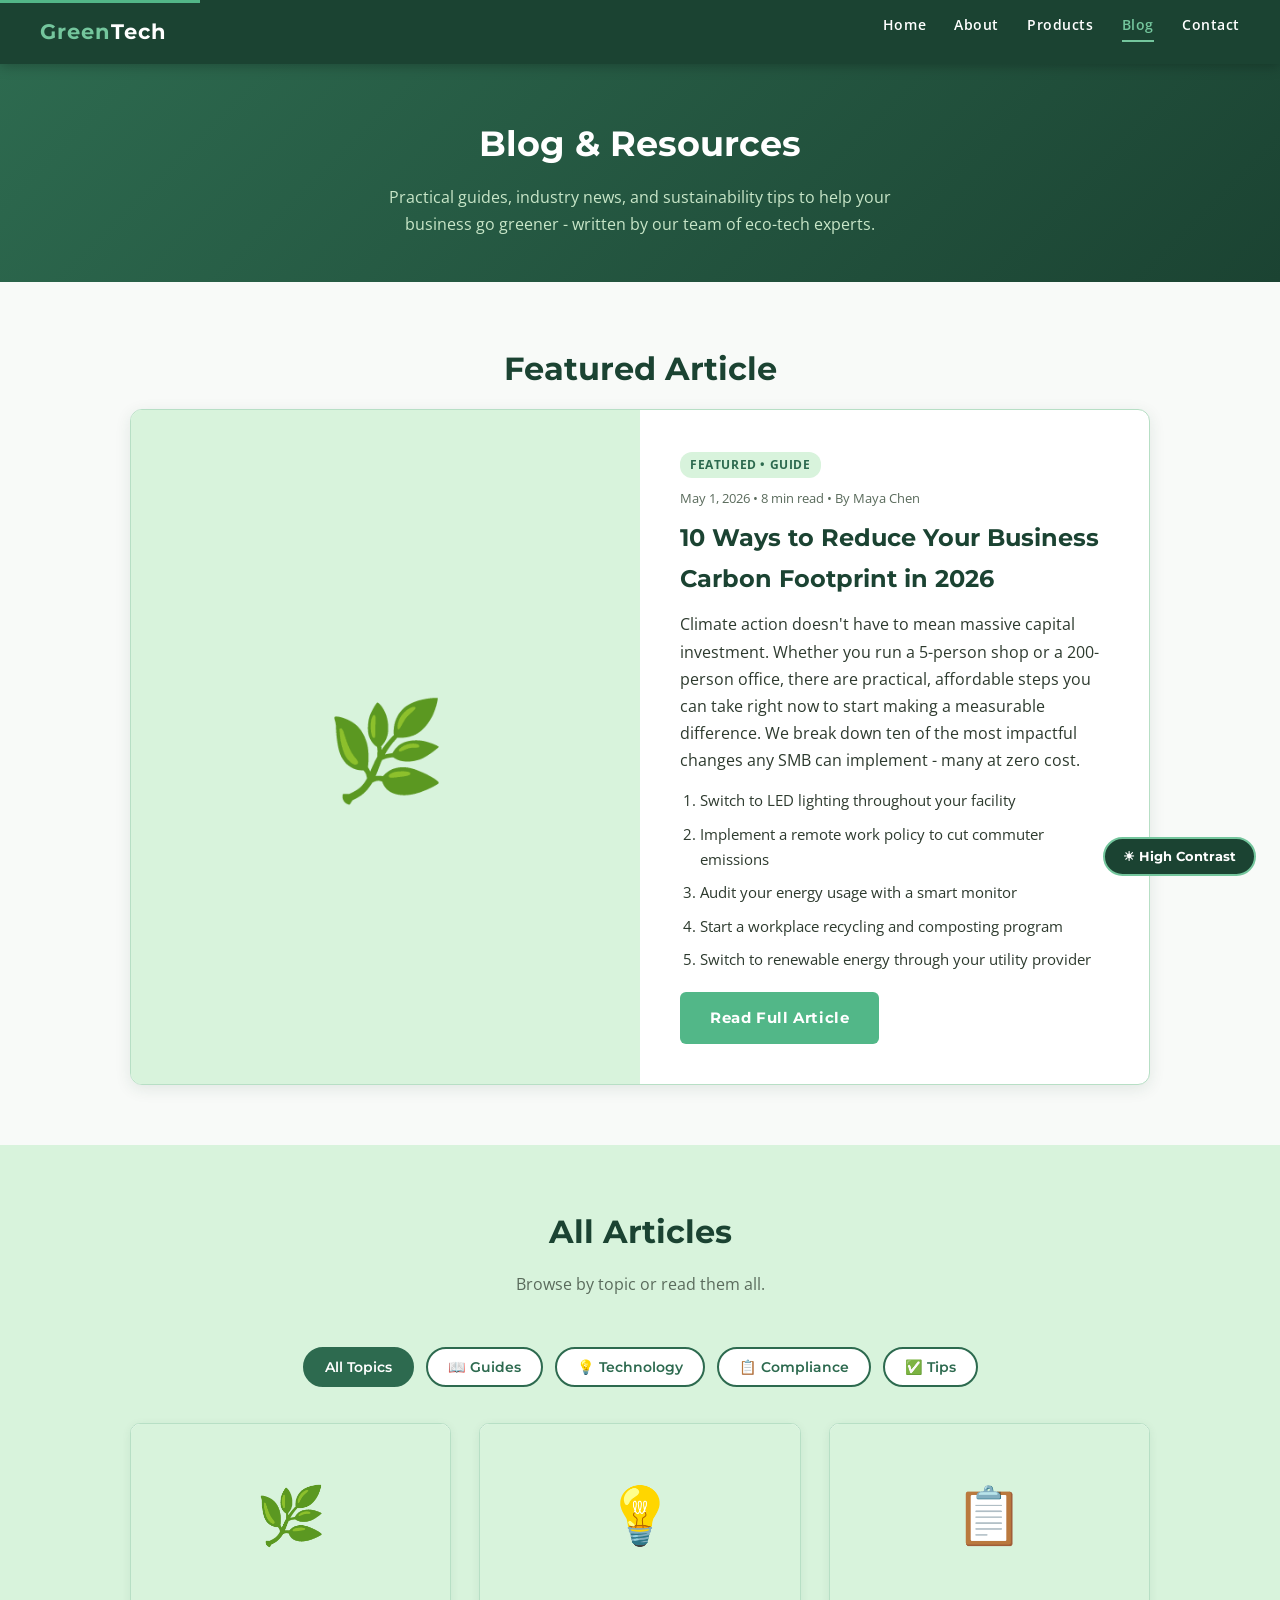
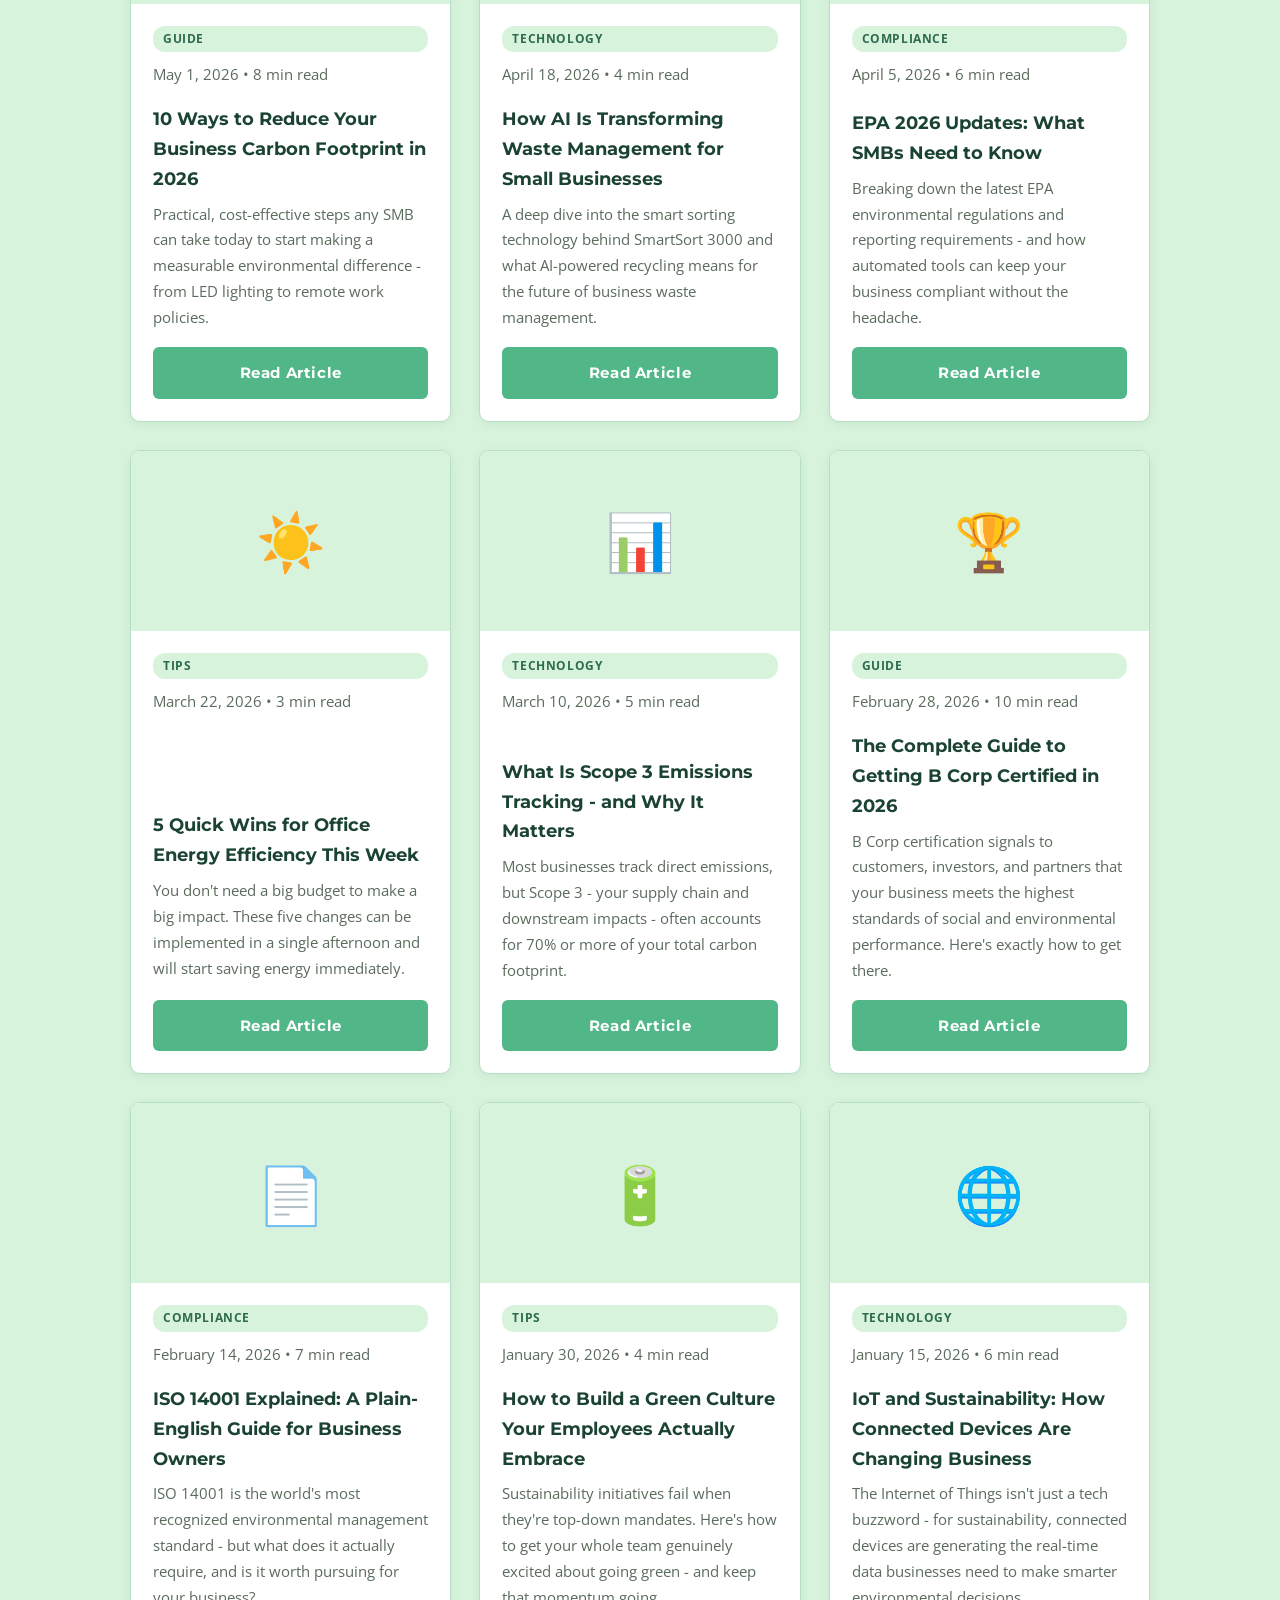
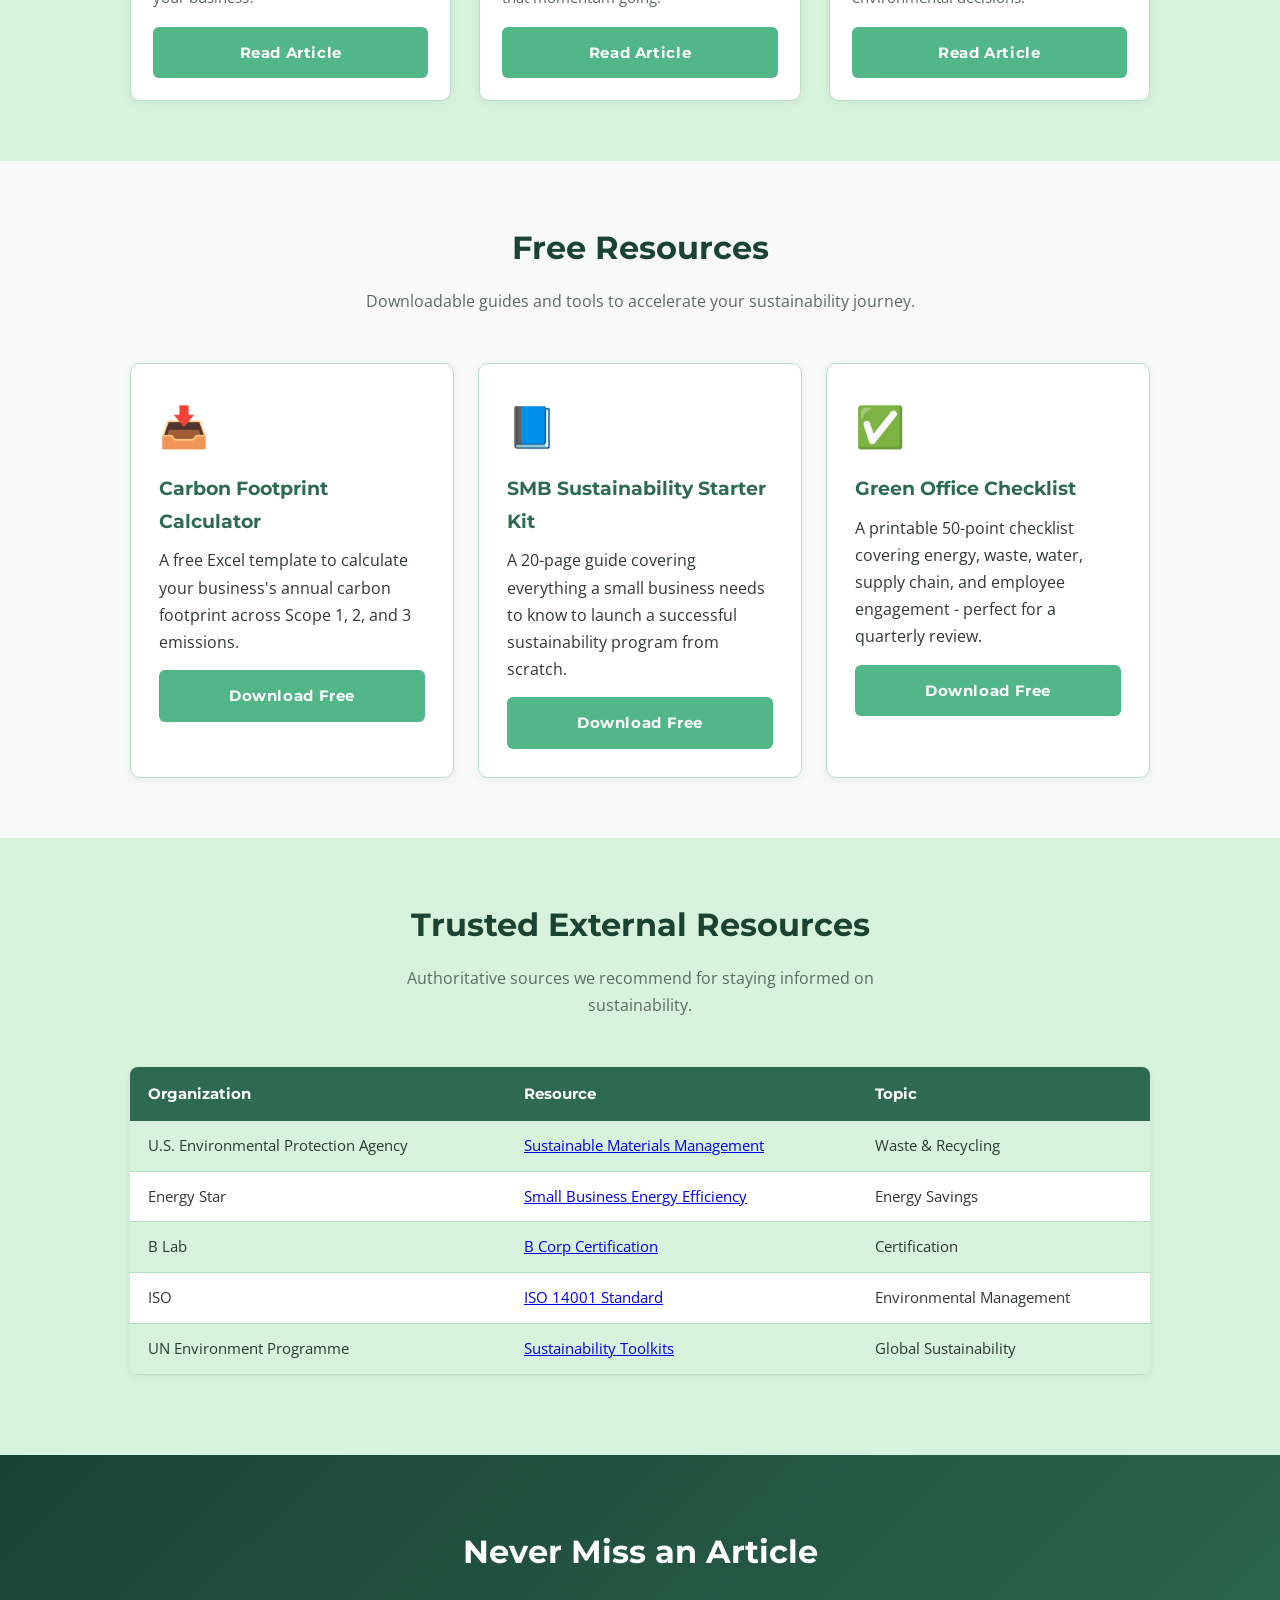
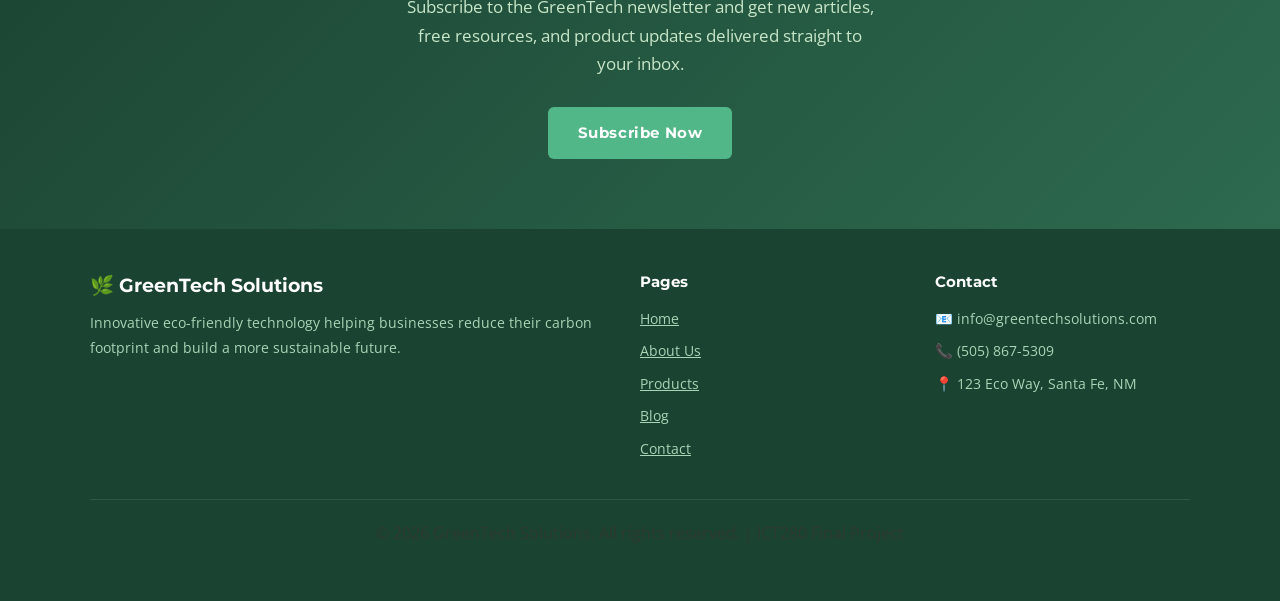
<file: final/blog.html>
<!DOCTYPE html>
<html lang="en">
<head>
   <meta charset="UTF-8">
   <meta name="viewport" content="width=device-width, initial-scale=1.0">
   <title>Blog & Resources - GreenTech Solutions</title>
   <link rel="stylesheet" href="styles.css">
</head>
<body>

   <!-- Skip to main content (accessibility) -->
   <a href="#main" class="skip-link">Skip to main content</a>

   <!-- Navigation -->
   <nav aria-label="Main navigation">
      <a href="index.html" class="nav-logo">Green<span>Tech</span></a>
      <button class="nav-toggle" id="navToggle" aria-label="Toggle navigation menu" aria-expanded="false">
         <span></span>
         <span></span>
         <span></span>
      </button>
      <ul class="nav-links" id="navLinks">
         <li><a href="index.html">Home</a></li>
         <li><a href="about.html">About</a></li>
         <li><a href="products.html">Products</a></li>
         <li><a href="blog.html" class="active" aria-current="page">Blog</a></li>
         <li><a href="contact.html">Contact</a></li>
      </ul>
   </nav>

   <!-- Hero -->
   <header class="hero-sub" role="banner">
      <h1>Blog &amp; Resources</h1>
      <p>Practical guides, industry news, and sustainability tips to help your
         business go greener - written by our team of eco-tech experts.</p>
   </header>

   <main id="main">

      <!-- Featured Article -->
      <section aria-labelledby="featured-heading">
         <div class="content">
            <h2 class="section-title" id="featured-heading">Featured Article</h2>
            <article style="background:var(--white); border:1px solid var(--border); border-radius:12px;
                            overflow:hidden; box-shadow:0 4px 16px rgba(27,67,50,0.1);
                            display:grid; grid-template-columns:1fr 1fr; gap:0;"
                     aria-label="Featured article">
               <div style="background:var(--green-pale); display:flex; align-items:center;
                           justify-content:center; font-size:6rem; padding:40px;"
                    aria-hidden="true">🌿</div>
               <div style="padding:40px;">
                  <span class="card-tag">Featured &bull; Guide</span>
                  <p class="blog-meta">May 1, 2026 &bull; 8 min read &bull; By Maya Chen</p>
                  <h3 style="font-size:1.5rem; color:var(--green-dark); margin-bottom:12px;">
                     10 Ways to Reduce Your Business Carbon Footprint in 2026
                  </h3>
                  <p>Climate action doesn't have to mean massive capital investment.
                     Whether you run a 5-person shop or a 200-person office, there are
                     practical, affordable steps you can take right now to start making
                     a measurable difference. We break down ten of the most impactful
                     changes any SMB can implement - many at zero cost.</p>
                  <ol style="margin:14px 0 20px 20px; font-size:0.93rem;">
                     <li>Switch to LED lighting throughout your facility</li>
                     <li>Implement a remote work policy to cut commuter emissions</li>
                     <li>Audit your energy usage with a smart monitor</li>
                     <li>Start a workplace recycling and composting program</li>
                     <li>Switch to renewable energy through your utility provider</li>
                  </ol>
                  <a href="#article1" class="btn btn-primary">Read Full Article</a>
               </div>
            </article>
         </div>
      </section>

      <!-- Blog Filter -->
      <section style="background-color:var(--green-pale); padding:60px 0;"
               aria-labelledby="articles-heading">
         <div class="content">
            <h2 class="section-title" id="articles-heading">All Articles</h2>
            <p class="section-subtitle">Browse by topic or read them all.</p>

            <div class="filter-bar" role="group" aria-label="Filter articles by category">
               <button class="filter-btn active" data-filter="all" aria-pressed="true">All Topics</button>
               <button class="filter-btn" data-filter="guide" aria-pressed="false">📖 Guides</button>
               <button class="filter-btn" data-filter="technology" aria-pressed="false">💡 Technology</button>
               <button class="filter-btn" data-filter="compliance" aria-pressed="false">📋 Compliance</button>
               <button class="filter-btn" data-filter="tips" aria-pressed="false">✅ Tips</button>
            </div>

            <div class="card-grid" id="blogGrid">

               <article class="card product-card" data-category="guide" id="article1">
                  <div class="card-img-placeholder" aria-hidden="true">🌿</div>
                  <div class="card-body">
                     <span class="card-tag">Guide</span>
                     <p class="blog-meta">May 1, 2026 &bull; 8 min read</p>
                     <h3>10 Ways to Reduce Your Business Carbon Footprint in 2026</h3>
                     <p>Practical, cost-effective steps any SMB can take today to start
                        making a measurable environmental difference - from LED lighting
                        to remote work policies.</p>
                     <a href="#article1" class="btn btn-primary" style="display:block; text-align:center;">
                        Read Article
                     </a>
                  </div>
               </article>

               <article class="card product-card" data-category="technology">
                  <div class="card-img-placeholder" aria-hidden="true">💡</div>
                  <div class="card-body">
                     <span class="card-tag">Technology</span>
                     <p class="blog-meta">April 18, 2026 &bull; 4 min read</p>
                     <h3>How AI Is Transforming Waste Management for Small Businesses</h3>
                     <p>A deep dive into the smart sorting technology behind SmartSort 3000
                        and what AI-powered recycling means for the future of business
                        waste management.</p>
                     <a href="#" class="btn btn-primary" style="display:block; text-align:center;">
                        Read Article
                     </a>
                  </div>
               </article>

               <article class="card product-card" data-category="compliance">
                  <div class="card-img-placeholder" aria-hidden="true">📋</div>
                  <div class="card-body">
                     <span class="card-tag">Compliance</span>
                     <p class="blog-meta">April 5, 2026 &bull; 6 min read</p>
                     <h3>EPA 2026 Updates: What SMBs Need to Know</h3>
                     <p>Breaking down the latest EPA environmental regulations and reporting
                        requirements - and how automated tools can keep your business
                        compliant without the headache.</p>
                     <a href="#" class="btn btn-primary" style="display:block; text-align:center;">
                        Read Article
                     </a>
                  </div>
               </article>

               <article class="card product-card" data-category="tips">
                  <div class="card-img-placeholder" aria-hidden="true">☀️</div>
                  <div class="card-body">
                     <span class="card-tag">Tips</span>
                     <p class="blog-meta">March 22, 2026 &bull; 3 min read</p>
                     <h3>5 Quick Wins for Office Energy Efficiency This Week</h3>
                     <p>You don't need a big budget to make a big impact. These five
                        changes can be implemented in a single afternoon and will start
                        saving energy immediately.</p>
                     <a href="#" class="btn btn-primary" style="display:block; text-align:center;">
                        Read Article
                     </a>
                  </div>
               </article>

               <article class="card product-card" data-category="technology">
                  <div class="card-img-placeholder" aria-hidden="true">📊</div>
                  <div class="card-body">
                     <span class="card-tag">Technology</span>
                     <p class="blog-meta">March 10, 2026 &bull; 5 min read</p>
                     <h3>What Is Scope 3 Emissions Tracking - and Why It Matters</h3>
                     <p>Most businesses track direct emissions, but Scope 3 - your supply
                        chain and downstream impacts - often accounts for 70% or more of
                        your total carbon footprint.</p>
                     <a href="#" class="btn btn-primary" style="display:block; text-align:center;">
                        Read Article
                     </a>
                  </div>
               </article>

               <article class="card product-card" data-category="guide">
                  <div class="card-img-placeholder" aria-hidden="true">🏆</div>
                  <div class="card-body">
                     <span class="card-tag">Guide</span>
                     <p class="blog-meta">February 28, 2026 &bull; 10 min read</p>
                     <h3>The Complete Guide to Getting B Corp Certified in 2026</h3>
                     <p>B Corp certification signals to customers, investors, and partners
                        that your business meets the highest standards of social and
                        environmental performance. Here's exactly how to get there.</p>
                     <a href="#" class="btn btn-primary" style="display:block; text-align:center;">
                        Read Article
                     </a>
                  </div>
               </article>

               <article class="card product-card" data-category="compliance">
                  <div class="card-img-placeholder" aria-hidden="true">📄</div>
                  <div class="card-body">
                     <span class="card-tag">Compliance</span>
                     <p class="blog-meta">February 14, 2026 &bull; 7 min read</p>
                     <h3>ISO 14001 Explained: A Plain-English Guide for Business Owners</h3>
                     <p>ISO 14001 is the world's most recognized environmental management
                        standard - but what does it actually require, and is it worth
                        pursuing for your business?</p>
                     <a href="#" class="btn btn-primary" style="display:block; text-align:center;">
                        Read Article
                     </a>
                  </div>
               </article>

               <article class="card product-card" data-category="tips">
                  <div class="card-img-placeholder" aria-hidden="true">🔋</div>
                  <div class="card-body">
                     <span class="card-tag">Tips</span>
                     <p class="blog-meta">January 30, 2026 &bull; 4 min read</p>
                     <h3>How to Build a Green Culture Your Employees Actually Embrace</h3>
                     <p>Sustainability initiatives fail when they're top-down mandates.
                        Here's how to get your whole team genuinely excited about going
                        green - and keep that momentum going.</p>
                     <a href="#" class="btn btn-primary" style="display:block; text-align:center;">
                        Read Article
                     </a>
                  </div>
               </article>

               <article class="card product-card" data-category="technology">
                  <div class="card-img-placeholder" aria-hidden="true">🌐</div>
                  <div class="card-body">
                     <span class="card-tag">Technology</span>
                     <p class="blog-meta">January 15, 2026 &bull; 6 min read</p>
                     <h3>IoT and Sustainability: How Connected Devices Are Changing Business</h3>
                     <p>The Internet of Things isn't just a tech buzzword - for sustainability,
                        connected devices are generating the real-time data businesses need to
                        make smarter environmental decisions.</p>
                     <a href="#" class="btn btn-primary" style="display:block; text-align:center;">
                        Read Article
                     </a>
                  </div>
               </article>

            </div>
         </div>
      </section>

      <!-- Resources Section -->
      <section aria-labelledby="resources-heading">
         <div class="content">
            <h2 class="section-title" id="resources-heading">Free Resources</h2>
            <p class="section-subtitle">Downloadable guides and tools to accelerate your sustainability journey.</p>
            <div style="display:grid; grid-template-columns:repeat(auto-fit, minmax(260px,1fr)); gap:24px;">

               <div style="background:var(--white); border:1px solid var(--border); border-radius:10px;
                           padding:28px; box-shadow:0 2px 10px rgba(27,67,50,0.07);">
                  <div style="font-size:2.5rem; margin-bottom:12px;" aria-hidden="true">📥</div>
                  <h3>Carbon Footprint Calculator</h3>
                  <p>A free Excel template to calculate your business's annual carbon
                     footprint across Scope 1, 2, and 3 emissions.</p>
                  <a href="contact.html" class="btn btn-primary" style="display:block; text-align:center; margin-top:14px;">
                     Download Free
                  </a>
               </div>

               <div style="background:var(--white); border:1px solid var(--border); border-radius:10px;
                           padding:28px; box-shadow:0 2px 10px rgba(27,67,50,0.07);">
                  <div style="font-size:2.5rem; margin-bottom:12px;" aria-hidden="true">📘</div>
                  <h3>SMB Sustainability Starter Kit</h3>
                  <p>A 20-page guide covering everything a small business needs to know
                     to launch a successful sustainability program from scratch.</p>
                  <a href="contact.html" class="btn btn-primary" style="display:block; text-align:center; margin-top:14px;">
                     Download Free
                  </a>
               </div>

               <div style="background:var(--white); border:1px solid var(--border); border-radius:10px;
                           padding:28px; box-shadow:0 2px 10px rgba(27,67,50,0.07);">
                  <div style="font-size:2.5rem; margin-bottom:12px;" aria-hidden="true">✅</div>
                  <h3>Green Office Checklist</h3>
                  <p>A printable 50-point checklist covering energy, waste, water, supply
                     chain, and employee engagement - perfect for a quarterly review.</p>
                  <a href="contact.html" class="btn btn-primary" style="display:block; text-align:center; margin-top:14px;">
                     Download Free
                  </a>
               </div>

            </div>
         </div>
      </section>

      <!-- External Resources Table -->
      <section style="background-color:var(--green-pale); padding:60px 0;"
               aria-labelledby="external-heading">
         <div class="content">
            <h2 class="section-title" id="external-heading">Trusted External Resources</h2>
            <p class="section-subtitle">Authoritative sources we recommend for staying informed on sustainability.</p>
            <table aria-label="External sustainability resources">
               <thead>
                  <tr>
                     <th>Organization</th>
                     <th>Resource</th>
                     <th>Topic</th>
                  </tr>
               </thead>
               <tbody>
                  <tr>
                     <td>U.S. Environmental Protection Agency</td>
                     <td><a href="https://www.epa.gov/smm" target="_blank"
                            rel="noopener noreferrer">Sustainable Materials Management</a></td>
                     <td>Waste &amp; Recycling</td>
                  </tr>
                  <tr>
                     <td>Energy Star</td>
                     <td><a href="https://www.energystar.gov/buildings/facility-owners-and-managers/small-business"
                            target="_blank" rel="noopener noreferrer">Small Business Energy Efficiency</a></td>
                     <td>Energy Savings</td>
                  </tr>
                  <tr>
                     <td>B Lab</td>
                     <td><a href="https://www.bcorporation.net" target="_blank"
                            rel="noopener noreferrer">B Corp Certification</a></td>
                     <td>Certification</td>
                  </tr>
                  <tr>
                     <td>ISO</td>
                     <td><a href="https://www.iso.org/iso-14001-environmental-management.html"
                            target="_blank" rel="noopener noreferrer">ISO 14001 Standard</a></td>
                     <td>Environmental Management</td>
                  </tr>
                  <tr>
                     <td>UN Environment Programme</td>
                     <td><a href="https://www.unep.org/resources/toolkits-manuals-and-guides"
                            target="_blank" rel="noopener noreferrer">Sustainability Toolkits</a></td>
                     <td>Global Sustainability</td>
                  </tr>
               </tbody>
            </table>
         </div>
      </section>

      <!-- Newsletter CTA -->
      <section style="background:linear-gradient(135deg, var(--green-dark) 0%, var(--green-mid) 100%);
                      padding:70px 40px; text-align:center;"
               aria-labelledby="newsletter-heading">
         <h2 id="newsletter-heading" style="color:var(--white); font-size:2rem; margin-bottom:14px;">
            Never Miss an Article
         </h2>
         <p style="color:#c8e6c8; max-width:480px; margin:0 auto 28px; font-size:1.05rem;">
            Subscribe to the GreenTech newsletter and get new articles, free resources,
            and product updates delivered straight to your inbox.
         </p>
         <a href="contact.html" class="btn btn-primary">Subscribe Now</a>
      </section>

   </main>

   <!-- Footer -->
   <footer>
      <div class="footer-grid">
         <div class="footer-brand">
            <h3>🌿 GreenTech Solutions</h3>
            <p>Innovative eco-friendly technology helping businesses reduce their carbon
               footprint and build a more sustainable future.</p>
         </div>
         <div class="footer-links">
            <h4>Pages</h4>
            <ul>
               <li><a href="index.html">Home</a></li>
               <li><a href="about.html">About Us</a></li>
               <li><a href="products.html">Products</a></li>
               <li><a href="blog.html">Blog</a></li>
               <li><a href="contact.html">Contact</a></li>
            </ul>
         </div>
         <div class="footer-links">
            <h4>Contact</h4>
            <ul>
               <li>📧 info@greentechsolutions.com</li>
               <li>📞 (505) 867-5309</li>
               <li>📍 123 Eco Way, Santa Fe, NM</li>
            </ul>
         </div>
      </div>
      <div class="footer-bottom">
         <p>&copy; 2026 GreenTech Solutions. All rights reserved. | ICT280 Final Project</p>
      </div>
   </footer>

   <!-- Accessibility: High Contrast Toggle -->
   <button class="contrast-toggle" id="contrastToggle" aria-label="Toggle high contrast mode">
      ☀ High Contrast
   </button>

   <style>
      .skip-link {
         position: absolute;
         top: -40px; left: 0;
         background: var(--accent);
         color: white;
         padding: 8px 16px;
         z-index: 999;
         font-weight: 700;
         transition: top 0.2s;
      }
      .skip-link:focus { top: 0; }

      @media (max-width: 768px) {
         article[style*="grid-template-columns:1fr 1fr"] {
            grid-template-columns: 1fr !important;
         }
      }
   </style>

   <script src="script.js"></script>
</body>
</html>
</file>
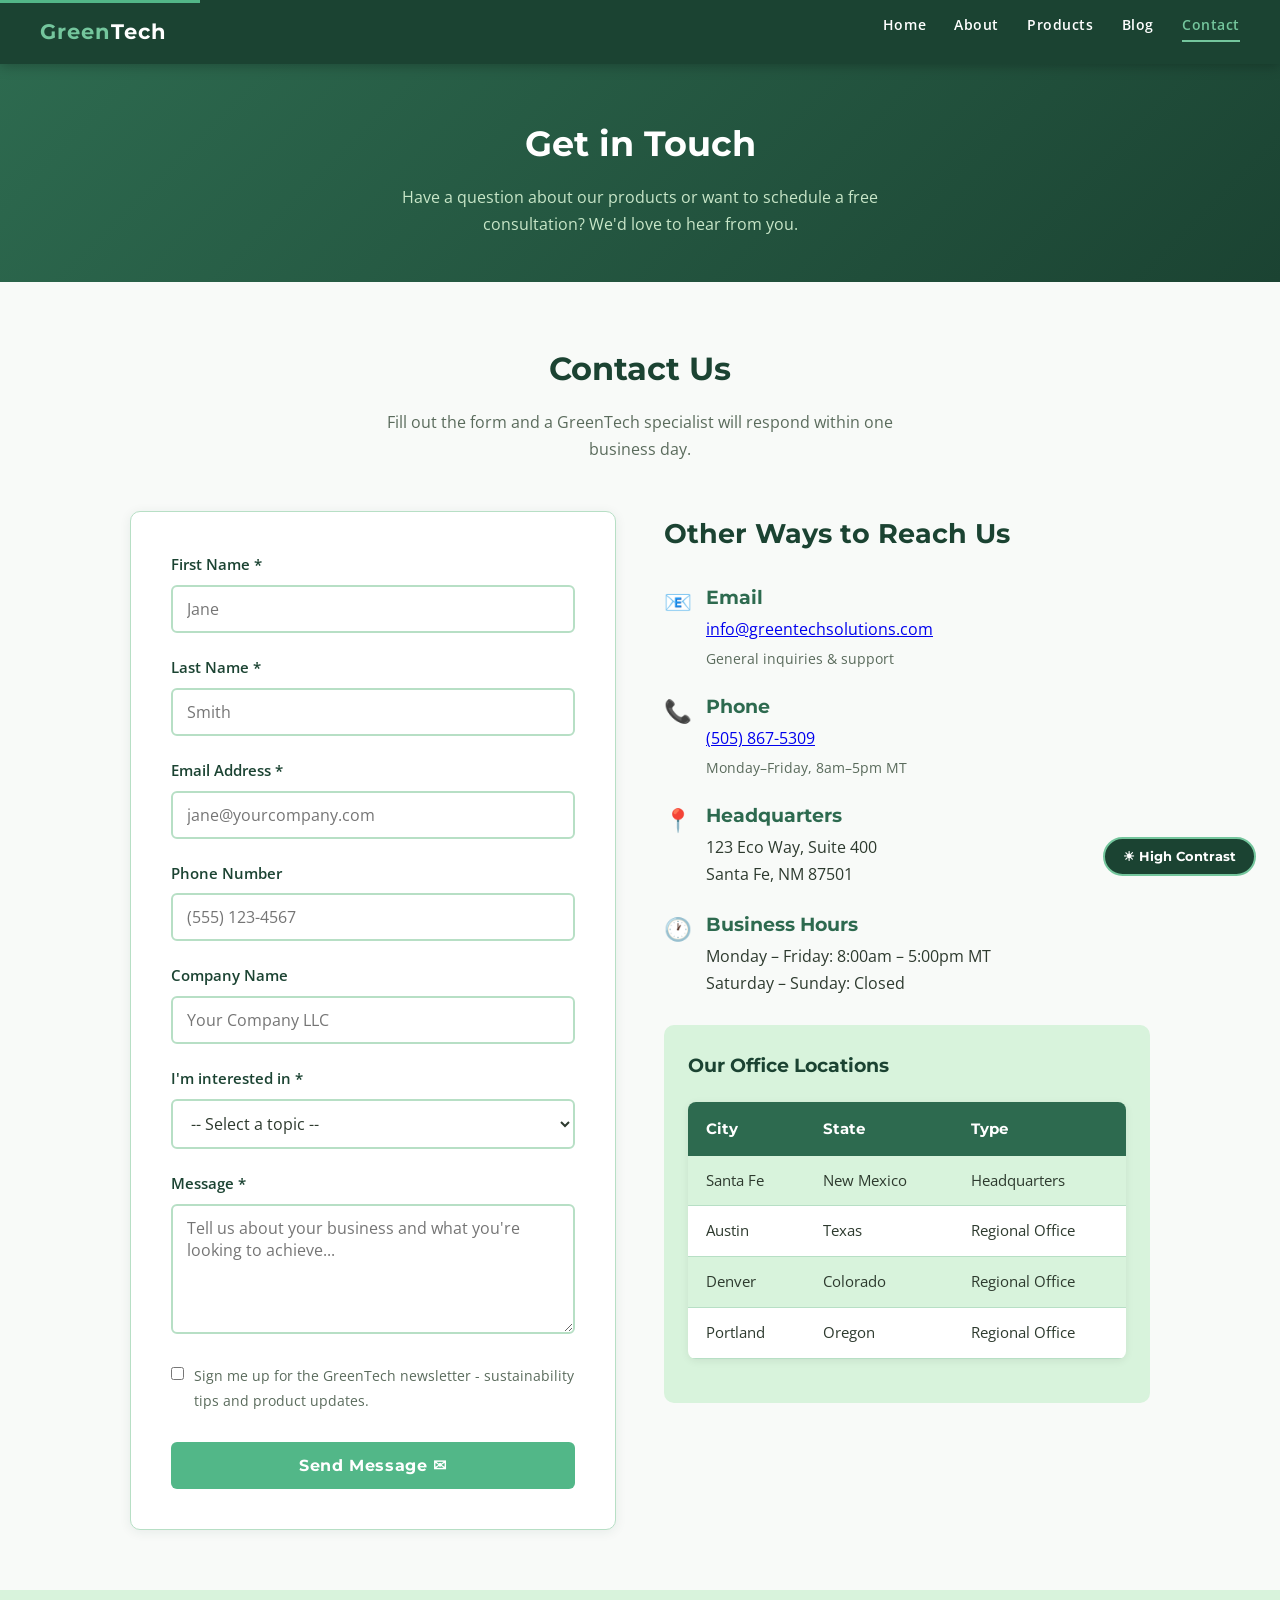
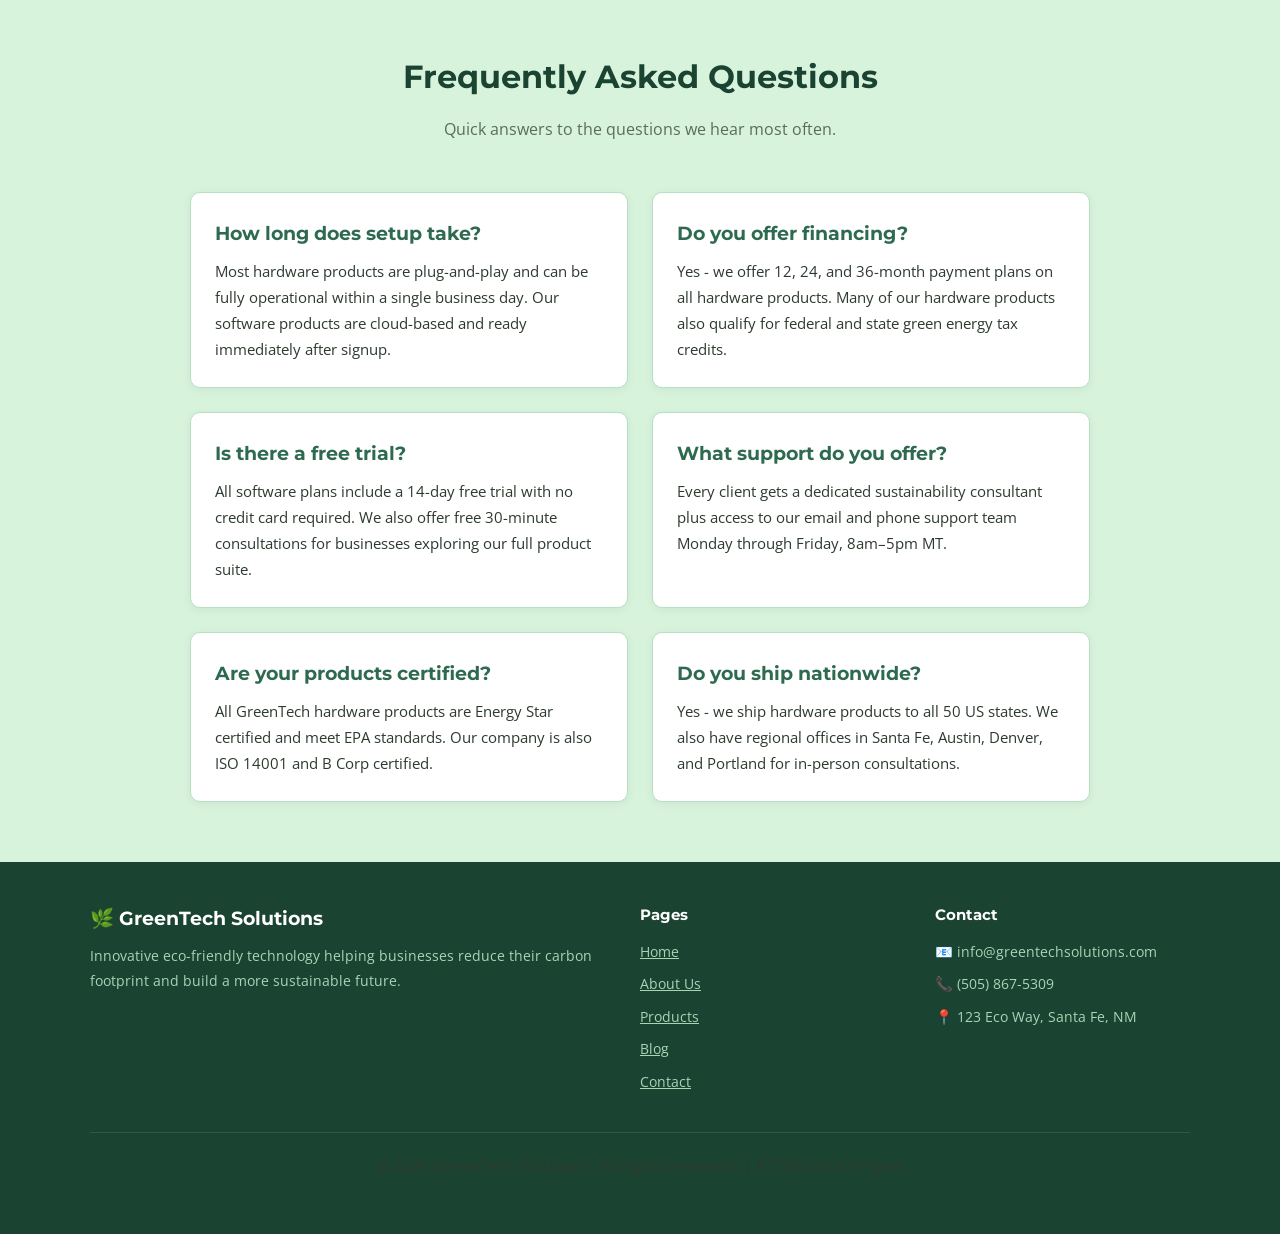
<file: final/contact.html>
<!DOCTYPE html>
<html lang="en">
<head>
   <meta charset="UTF-8">
   <meta name="viewport" content="width=device-width, initial-scale=1.0">
   <title>Contact Us - GreenTech Solutions</title>
   <link rel="stylesheet" href="styles.css">
</head>
<body>

   <!-- Skip to main content (accessibility) -->
   <a href="#main" class="skip-link">Skip to main content</a>

   <!-- Navigation -->
   <nav aria-label="Main navigation">
      <a href="index.html" class="nav-logo">Green<span>Tech</span></a>
      <button class="nav-toggle" id="navToggle" aria-label="Toggle navigation menu" aria-expanded="false">
         <span></span>
         <span></span>
         <span></span>
      </button>
      <ul class="nav-links" id="navLinks">
         <li><a href="index.html">Home</a></li>
         <li><a href="about.html">About</a></li>
         <li><a href="products.html">Products</a></li>
         <li><a href="blog.html">Blog</a></li>
         <li><a href="contact.html" class="active" aria-current="page">Contact</a></li>
      </ul>
   </nav>

   <!-- Hero -->
   <header class="hero-sub" role="banner">
      <h1>Get in Touch</h1>
      <p>Have a question about our products or want to schedule a free consultation?
         We'd love to hear from you.</p>
   </header>

   <main id="main">

      <!-- Contact Grid -->
      <section aria-labelledby="contact-heading">
         <div class="content">
            <h2 class="section-title" id="contact-heading">Contact Us</h2>
            <p class="section-subtitle">Fill out the form and a GreenTech specialist will
               respond within one business day.</p>

            <div class="contact-grid">

               <!-- Contact Form -->
               <div>
                  <form class="form-wrap" id="contactForm" novalidate
                        aria-label="Contact form">

                     <div class="form-group">
                        <label for="firstName">First Name <span aria-hidden="true">*</span></label>
                        <input type="text" id="firstName" name="firstName"
                               placeholder="Jane" aria-required="true"
                               autocomplete="given-name">
                        <p class="error-msg" id="firstNameError" role="alert">
                           Please enter your first name.
                        </p>
                     </div>

                     <div class="form-group">
                        <label for="lastName">Last Name <span aria-hidden="true">*</span></label>
                        <input type="text" id="lastName" name="lastName"
                               placeholder="Smith" aria-required="true"
                               autocomplete="family-name">
                        <p class="error-msg" id="lastNameError" role="alert">
                           Please enter your last name.
                        </p>
                     </div>

                     <div class="form-group">
                        <label for="email">Email Address <span aria-hidden="true">*</span></label>
                        <input type="email" id="email" name="email"
                               placeholder="jane@yourcompany.com" aria-required="true"
                               autocomplete="email">
                        <p class="error-msg" id="emailError" role="alert">
                           Please enter a valid email address.
                        </p>
                     </div>

                     <div class="form-group">
                        <label for="phone">Phone Number</label>
                        <input type="tel" id="phone" name="phone"
                               placeholder="(555) 123-4567"
                               autocomplete="tel">
                        <p class="error-msg" id="phoneError" role="alert">
                           Please enter a valid phone number (digits only, 10 minimum).
                        </p>
                     </div>

                     <div class="form-group">
                        <label for="company">Company Name</label>
                        <input type="text" id="company" name="company"
                               placeholder="Your Company LLC"
                               autocomplete="organization">
                     </div>

                     <div class="form-group">
                        <label for="interest">I'm interested in <span aria-hidden="true">*</span></label>
                        <select id="interest" name="interest" aria-required="true">
                           <option value="">-- Select a topic --</option>
                           <option value="energy">Energy Products (EcoCharge, SolarPanel, SmartGrid)</option>
                           <option value="recycling">Recycling Products (SmartSort, ComposTrack)</option>
                           <option value="software">Software (CarbonTrack, GreenAnalytics, EcoAPI)</option>
                           <option value="consulting">Consulting &amp; Audits</option>
                           <option value="general">General Inquiry</option>
                           <option value="press">Press &amp; Media</option>
                        </select>
                        <p class="error-msg" id="interestError" role="alert">
                           Please select a topic.
                        </p>
                     </div>

                     <div class="form-group">
                        <label for="message">Message <span aria-hidden="true">*</span></label>
                        <textarea id="message" name="message"
                                  placeholder="Tell us about your business and what you're looking to achieve..."
                                  aria-required="true"></textarea>
                        <p class="error-msg" id="messageError" role="alert">
                           Please enter a message (at least 20 characters).
                        </p>
                     </div>

                     <div class="form-group" style="display:flex; align-items:flex-start; gap:10px;">
                        <input type="checkbox" id="newsletter" name="newsletter"
                               style="width:auto; margin-top:3px; accent-color:var(--accent);">
                        <label for="newsletter" style="font-weight:400; font-size:0.9rem; color:var(--text-light);">
                           Sign me up for the GreenTech newsletter - sustainability tips and product updates.
                        </label>
                     </div>

                     <button type="submit" class="btn btn-primary" id="submitBtn"
                             style="width:100%; font-size:1rem; padding:14px;">
                        Send Message ✉
                     </button>

                     <!-- Success Message -->
                     <div class="form-success" id="formSuccess" role="alert" aria-live="polite">
                        <p style="font-size:1.5rem; margin-bottom:8px;" aria-hidden="true">✅</p>
                        <p>Thanks for reaching out! A GreenTech specialist will be in touch within one business day.</p>
                     </div>

                  </form>
               </div>

               <!-- Contact Info -->
               <div>
                  <h2 style="margin-bottom:24px;">Other Ways to Reach Us</h2>

                  <div class="info-item">
                     <span class="info-icon" aria-hidden="true">📧</span>
                     <div>
                        <h3 style="margin-bottom:2px;">Email</h3>
                        <p style="margin:0;">
                           <a href="mailto:info@greentechsolutions.com">
                              info@greentechsolutions.com
                           </a>
                        </p>
                        <p style="font-size:0.85rem; color:var(--text-light); margin:4px 0 0;">
                           General inquiries &amp; support
                        </p>
                     </div>
                  </div>

                  <div class="info-item">
                     <span class="info-icon" aria-hidden="true">📞</span>
                     <div>
                        <h3 style="margin-bottom:2px;">Phone</h3>
                        <p style="margin:0;">
                           <a href="tel:+15058675309">(505) 867-5309</a>
                        </p>
                        <p style="font-size:0.85rem; color:var(--text-light); margin:4px 0 0;">
                           Monday–Friday, 8am–5pm MT
                        </p>
                     </div>
                  </div>

                  <div class="info-item">
                     <span class="info-icon" aria-hidden="true">📍</span>
                     <div>
                        <h3 style="margin-bottom:2px;">Headquarters</h3>
                        <p style="margin:0;">123 Eco Way, Suite 400</p>
                        <p style="margin:0;">Santa Fe, NM 87501</p>
                     </div>
                  </div>

                  <div class="info-item">
                     <span class="info-icon" aria-hidden="true">🕐</span>
                     <div>
                        <h3 style="margin-bottom:2px;">Business Hours</h3>
                        <p style="margin:0;">Monday – Friday: 8:00am – 5:00pm MT</p>
                        <p style="margin:0;">Saturday – Sunday: Closed</p>
                     </div>
                  </div>

                  <!-- Office Locations -->
                  <div style="background:var(--green-pale); border-radius:10px; padding:24px; margin-top:28px;">
                     <h3 style="color:var(--green-dark); margin-bottom:16px;">Our Office Locations</h3>
                     <table aria-label="GreenTech office locations">
                        <thead>
                           <tr>
                              <th>City</th>
                              <th>State</th>
                              <th>Type</th>
                           </tr>
                        </thead>
                        <tbody>
                           <tr>
                              <td>Santa Fe</td>
                              <td>New Mexico</td>
                              <td>Headquarters</td>
                           </tr>
                           <tr>
                              <td>Austin</td>
                              <td>Texas</td>
                              <td>Regional Office</td>
                           </tr>
                           <tr>
                              <td>Denver</td>
                              <td>Colorado</td>
                              <td>Regional Office</td>
                           </tr>
                           <tr>
                              <td>Portland</td>
                              <td>Oregon</td>
                              <td>Regional Office</td>
                           </tr>
                        </tbody>
                     </table>
                  </div>

               </div>
            </div>
         </div>
      </section>

      <!-- FAQ Section -->
      <section style="background-color:var(--green-pale); padding:60px 0;"
               aria-labelledby="faq-heading">
         <div class="content">
            <h2 class="section-title" id="faq-heading">Frequently Asked Questions</h2>
            <p class="section-subtitle">Quick answers to the questions we hear most often.</p>

            <div style="display:grid; grid-template-columns:1fr 1fr; gap:24px; max-width:900px; margin:0 auto;">

               <div style="background:var(--white); border:1px solid var(--border);
                           border-radius:10px; padding:24px;
                           box-shadow:0 2px 8px rgba(27,67,50,0.07);">
                  <h3>How long does setup take?</h3>
                  <p style="margin:0; font-size:0.95rem;">Most hardware products are
                     plug-and-play and can be fully operational within a single business
                     day. Our software products are cloud-based and ready immediately
                     after signup.</p>
               </div>

               <div style="background:var(--white); border:1px solid var(--border);
                           border-radius:10px; padding:24px;
                           box-shadow:0 2px 8px rgba(27,67,50,0.07);">
                  <h3>Do you offer financing?</h3>
                  <p style="margin:0; font-size:0.95rem;">Yes - we offer 12, 24, and
                     36-month payment plans on all hardware products. Many of our hardware
                     products also qualify for federal and state green energy tax credits.</p>
               </div>

               <div style="background:var(--white); border:1px solid var(--border);
                           border-radius:10px; padding:24px;
                           box-shadow:0 2px 8px rgba(27,67,50,0.07);">
                  <h3>Is there a free trial?</h3>
                  <p style="margin:0; font-size:0.95rem;">All software plans include a
                     14-day free trial with no credit card required. We also offer free
                     30-minute consultations for businesses exploring our full product suite.</p>
               </div>

               <div style="background:var(--white); border:1px solid var(--border);
                           border-radius:10px; padding:24px;
                           box-shadow:0 2px 8px rgba(27,67,50,0.07);">
                  <h3>What support do you offer?</h3>
                  <p style="margin:0; font-size:0.95rem;">Every client gets a dedicated
                     sustainability consultant plus access to our email and phone support
                     team Monday through Friday, 8am–5pm MT.</p>
               </div>

               <div style="background:var(--white); border:1px solid var(--border);
                           border-radius:10px; padding:24px;
                           box-shadow:0 2px 8px rgba(27,67,50,0.07);">
                  <h3>Are your products certified?</h3>
                  <p style="margin:0; font-size:0.95rem;">All GreenTech hardware products
                     are Energy Star certified and meet EPA standards. Our company is also
                     ISO 14001 and B Corp certified.</p>
               </div>

               <div style="background:var(--white); border:1px solid var(--border);
                           border-radius:10px; padding:24px;
                           box-shadow:0 2px 8px rgba(27,67,50,0.07);">
                  <h3>Do you ship nationwide?</h3>
                  <p style="margin:0; font-size:0.95rem;">Yes - we ship hardware products
                     to all 50 US states. We also have regional offices in Santa Fe,
                     Austin, Denver, and Portland for in-person consultations.</p>
               </div>

            </div>
         </div>
      </section>

   </main>

   <!-- Footer -->
   <footer>
      <div class="footer-grid">
         <div class="footer-brand">
            <h3>🌿 GreenTech Solutions</h3>
            <p>Innovative eco-friendly technology helping businesses reduce their carbon
               footprint and build a more sustainable future.</p>
         </div>
         <div class="footer-links">
            <h4>Pages</h4>
            <ul>
               <li><a href="index.html">Home</a></li>
               <li><a href="about.html">About Us</a></li>
               <li><a href="products.html">Products</a></li>
               <li><a href="blog.html">Blog</a></li>
               <li><a href="contact.html">Contact</a></li>
            </ul>
         </div>
         <div class="footer-links">
            <h4>Contact</h4>
            <ul>
               <li>📧 info@greentechsolutions.com</li>
               <li>📞 (505) 867-5309</li>
               <li>📍 123 Eco Way, Santa Fe, NM</li>
            </ul>
         </div>
      </div>
      <div class="footer-bottom">
         <p>&copy; 2026 GreenTech Solutions. All rights reserved. | ICT280 Final Project</p>
      </div>
   </footer>

   <!-- Accessibility: High Contrast Toggle -->
   <button class="contrast-toggle" id="contrastToggle" aria-label="Toggle high contrast mode">
      ☀ High Contrast
   </button>

   <style>
      .skip-link {
         position: absolute;
         top: -40px; left: 0;
         background: var(--accent);
         color: white;
         padding: 8px 16px;
         z-index: 999;
         font-weight: 700;
         transition: top 0.2s;
      }
      .skip-link:focus { top: 0; }

      @media (max-width: 768px) {
         div[style*="grid-template-columns:1fr 1fr"] {
            grid-template-columns: 1fr !important;
         }
      }
   </style>

   <script src="script.js"></script>
</body>
</html>
</file>
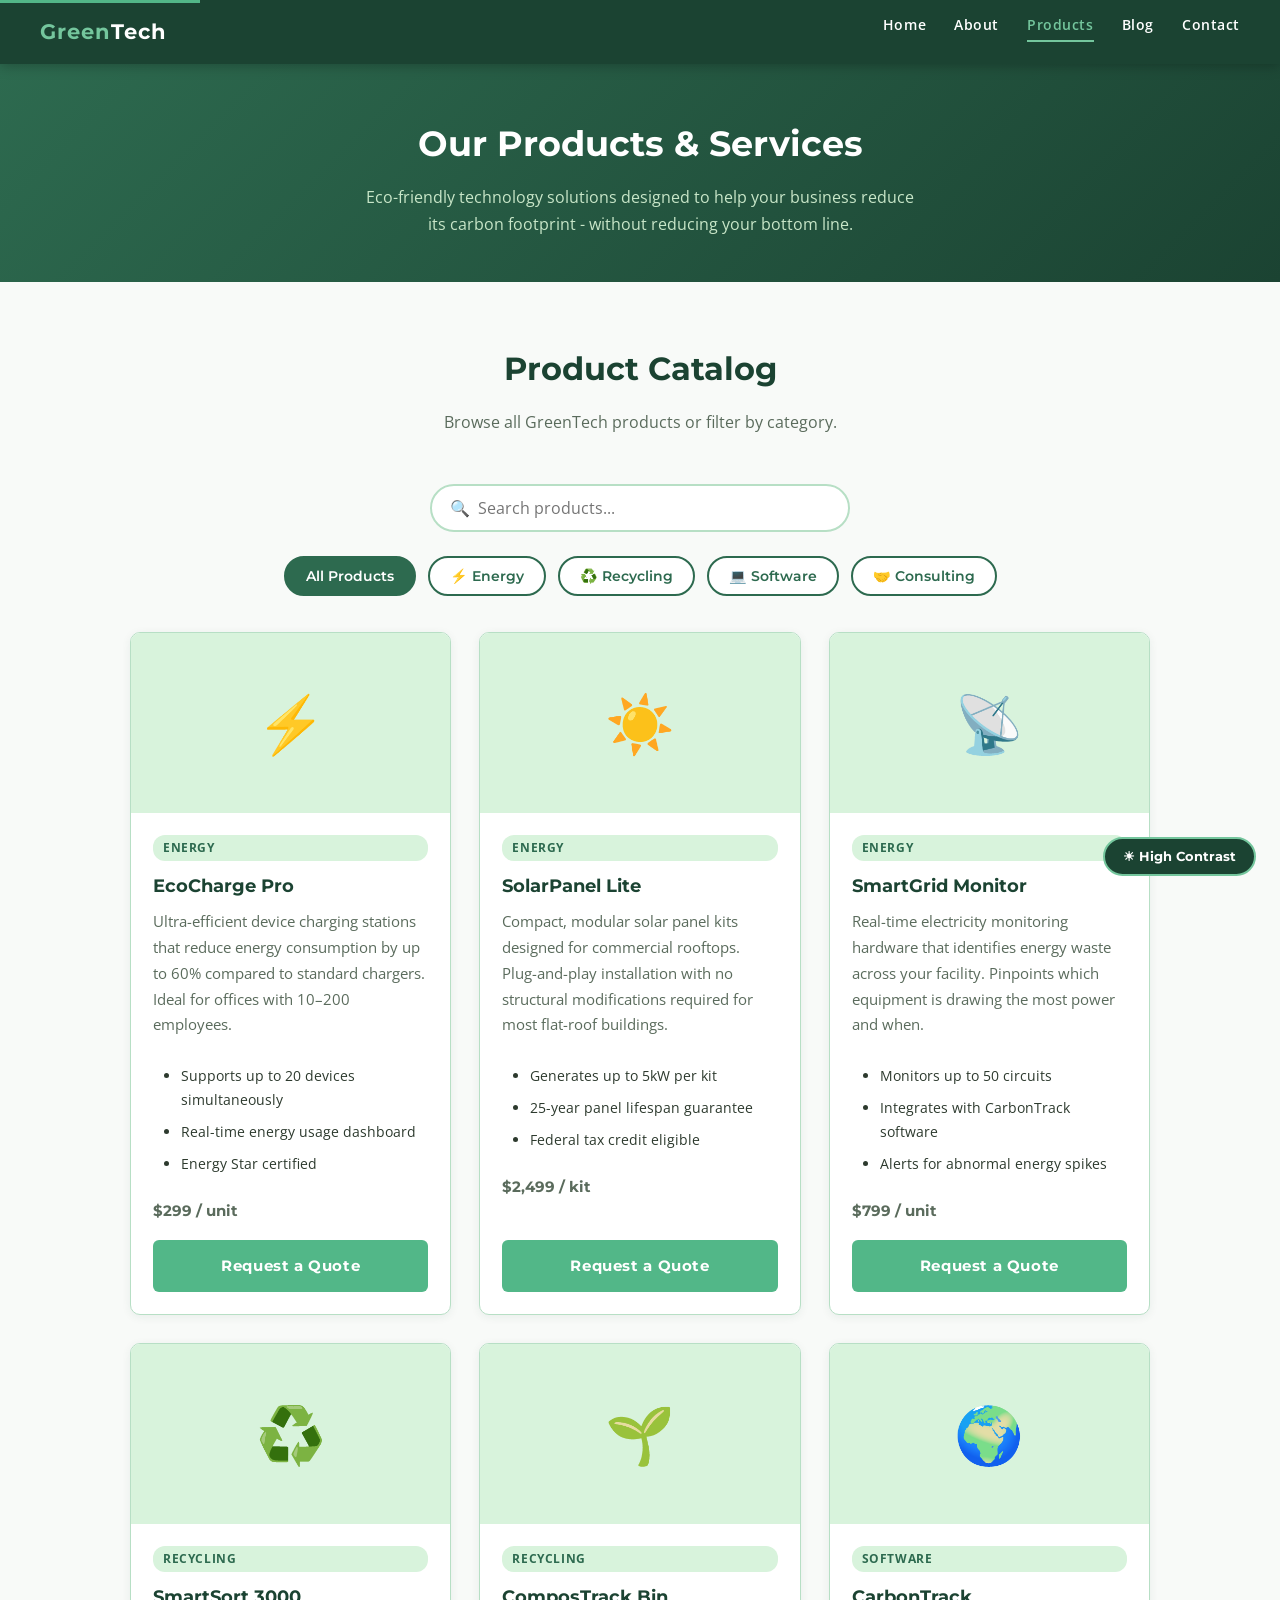
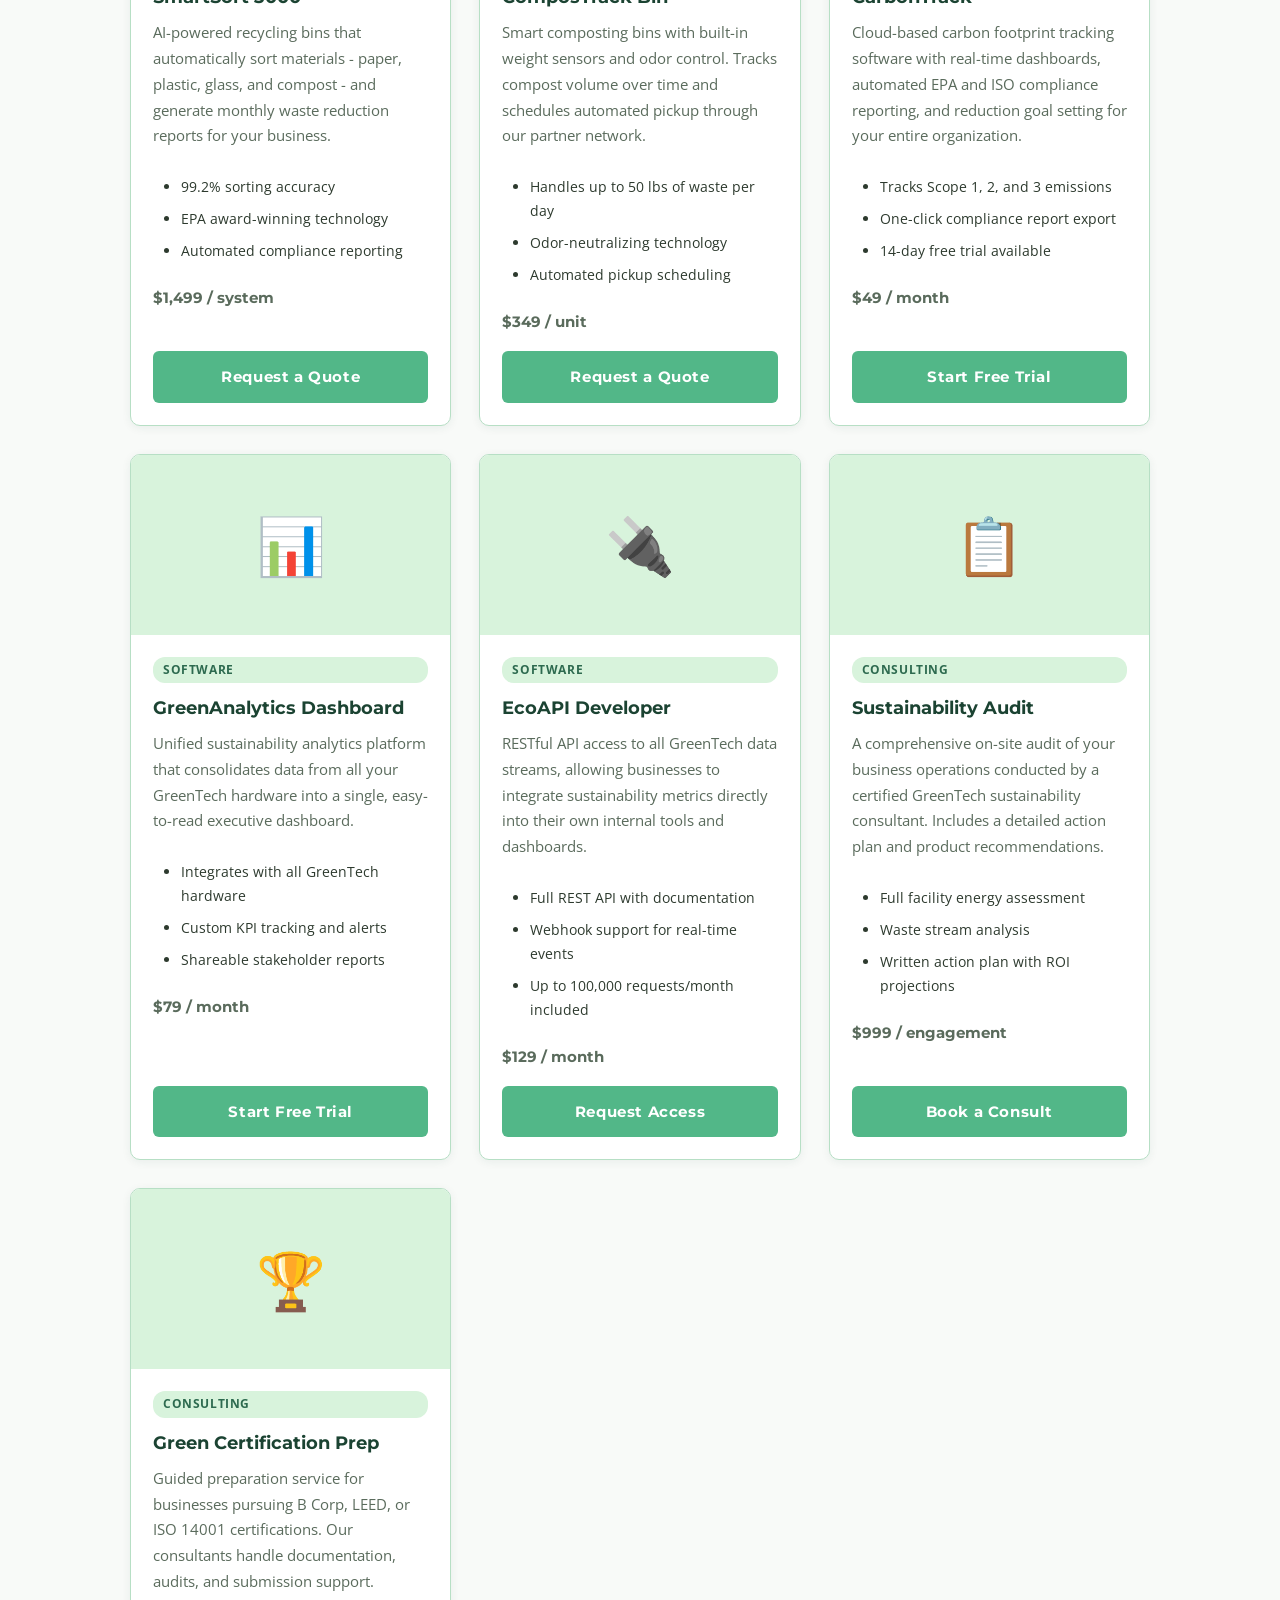
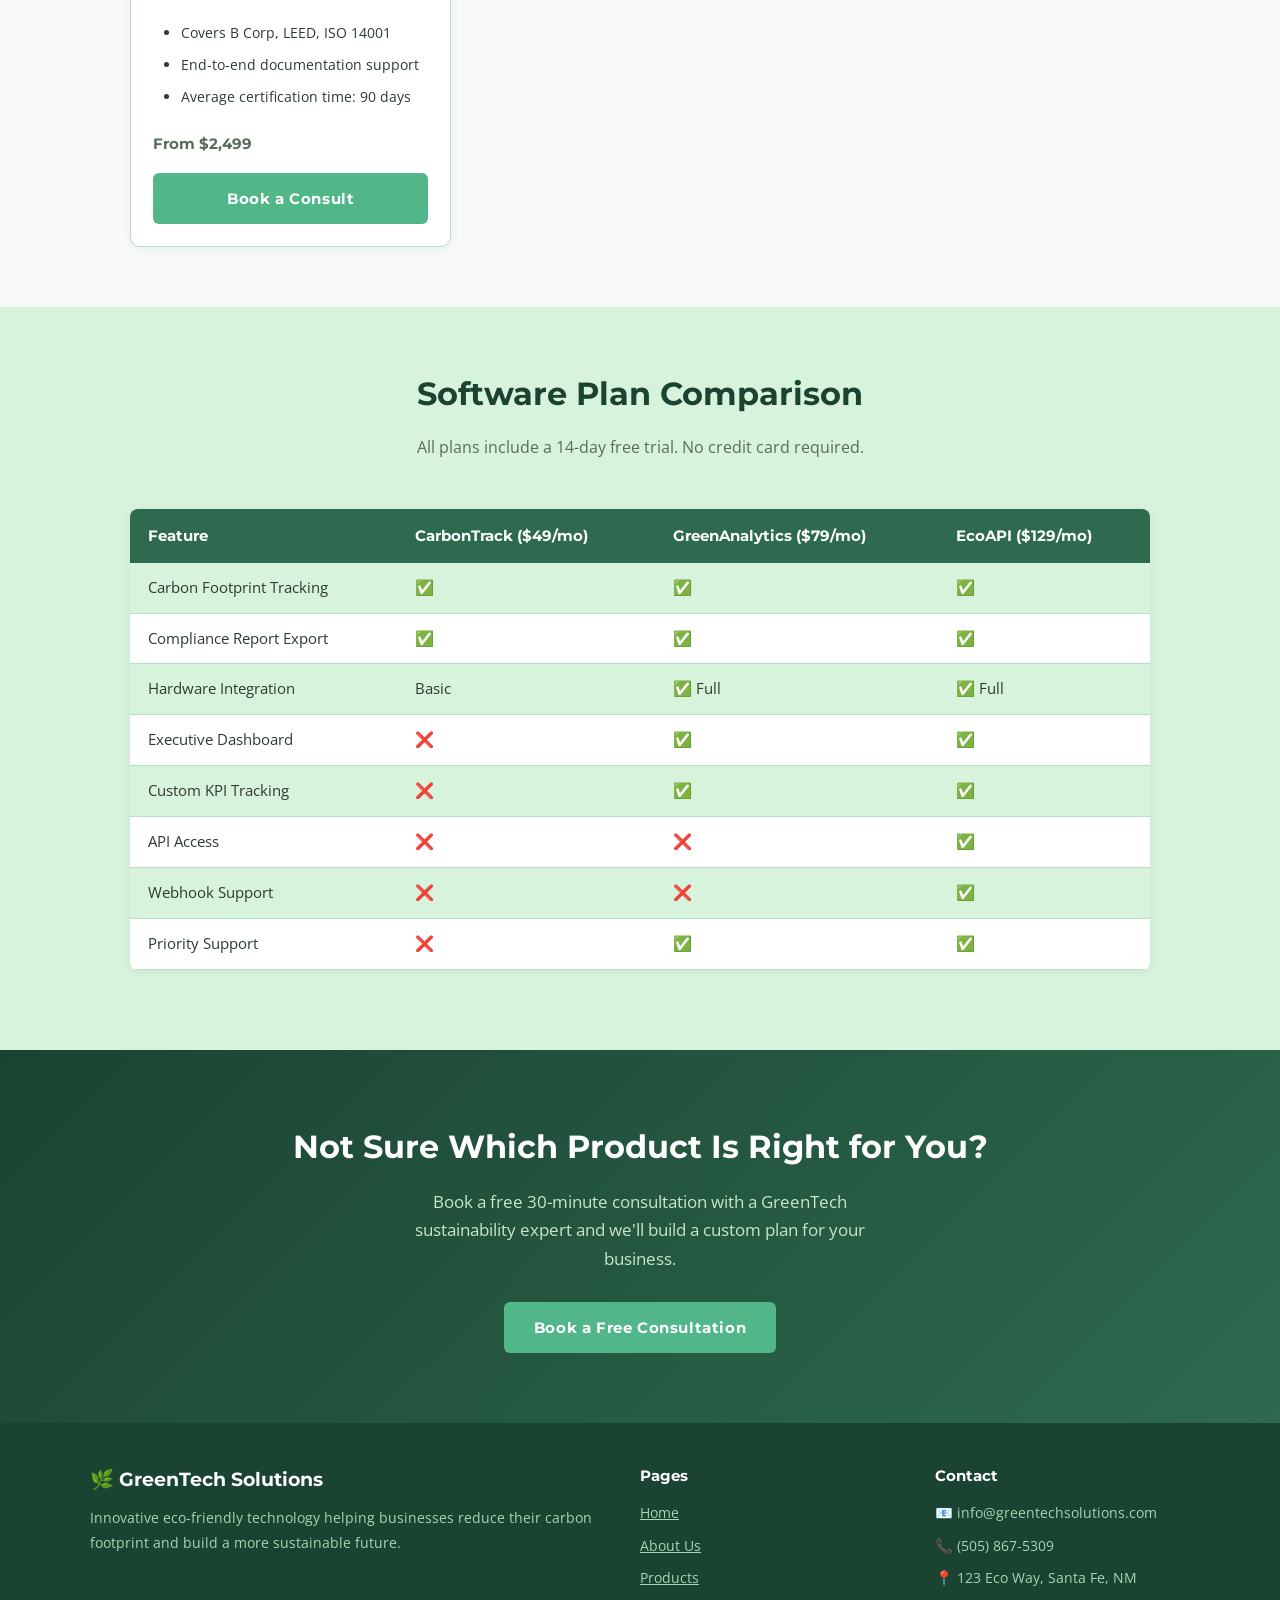
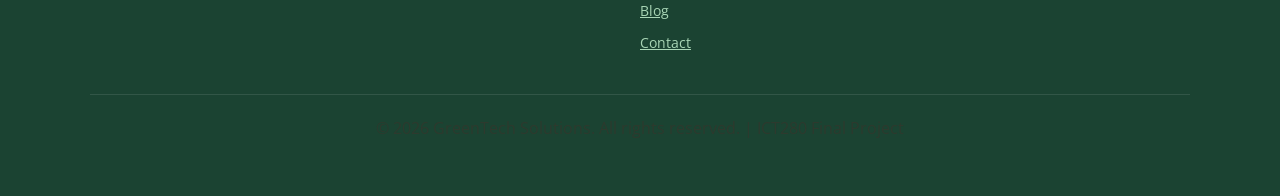
<file: final/products.html>
<!DOCTYPE html>
<html lang="en">
<head>
   <meta charset="UTF-8">
   <meta name="viewport" content="width=device-width, initial-scale=1.0">
   <title>Products - GreenTech Solutions</title>
   <link rel="stylesheet" href="styles.css">
</head>
<body>

   <!-- Skip to main content (accessibility) -->
   <a href="#main" class="skip-link">Skip to main content</a>

   <!-- Navigation -->
   <nav aria-label="Main navigation">
      <a href="index.html" class="nav-logo">Green<span>Tech</span></a>
      <button class="nav-toggle" id="navToggle" aria-label="Toggle navigation menu" aria-expanded="false">
         <span></span>
         <span></span>
         <span></span>
      </button>
      <ul class="nav-links" id="navLinks">
         <li><a href="index.html">Home</a></li>
         <li><a href="about.html">About</a></li>
         <li><a href="products.html" class="active" aria-current="page">Products</a></li>
         <li><a href="blog.html">Blog</a></li>
         <li><a href="contact.html">Contact</a></li>
      </ul>
   </nav>

   <!-- Hero -->
   <header class="hero-sub" role="banner">
      <h1>Our Products &amp; Services</h1>
      <p>Eco-friendly technology solutions designed to help your business reduce its
         carbon footprint - without reducing your bottom line.</p>
   </header>

   <main id="main">

      <!-- Search + Filter -->
      <section aria-labelledby="catalog-heading">
         <div class="content">
            <h2 class="section-title" id="catalog-heading">Product Catalog</h2>
            <p class="section-subtitle">Browse all GreenTech products or filter by category.</p>

            <!-- Search Bar -->
            <div style="text-align:center; margin-bottom:24px;">
               <label for="productSearch" class="sr-only">Search products</label>
               <input type="text" id="productSearch" placeholder="🔍  Search products..."
                      aria-label="Search products"
                      style="padding:11px 18px; border:2px solid var(--border); border-radius:24px;
                             font-family:'Open Sans',sans-serif; font-size:1rem; width:100%;
                             max-width:420px; outline:none; transition:border-color 0.2s;"
                      onfocus="this.style.borderColor='var(--accent)'"
                      onblur="this.style.borderColor='var(--border)'">
            </div>

            <!-- Filter Buttons -->
            <div class="filter-bar" role="group" aria-label="Filter products by category">
               <button class="filter-btn active" data-filter="all" aria-pressed="true">All Products</button>
               <button class="filter-btn" data-filter="energy" aria-pressed="false">⚡ Energy</button>
               <button class="filter-btn" data-filter="recycling" aria-pressed="false">♻️ Recycling</button>
               <button class="filter-btn" data-filter="software" aria-pressed="false">💻 Software</button>
               <button class="filter-btn" data-filter="consulting" aria-pressed="false">🤝 Consulting</button>
            </div>

            <!-- No results message -->
            <p id="noResults" style="display:none; text-align:center; color:var(--text-light);
               font-size:1.05rem; margin-bottom:24px;" aria-live="polite">
               No products match your search. Try a different term or category.
            </p>

            <!-- Product Cards -->
            <div class="card-grid" id="productGrid" aria-label="Product listing">

               <!-- Energy Products -->
               <article class="card product-card" data-category="energy" data-name="ecocharge pro">
                  <div class="card-img-placeholder" aria-hidden="true">⚡</div>
                  <div class="card-body">
                     <span class="card-tag">Energy</span>
                     <h3>EcoCharge Pro</h3>
                     <p>Ultra-efficient device charging stations that reduce energy consumption
                        by up to 60% compared to standard chargers. Ideal for offices with
                        10–200 employees.</p>
                     <ul style="font-size:0.88rem; margin-bottom:14px;">
                        <li>Supports up to 20 devices simultaneously</li>
                        <li>Real-time energy usage dashboard</li>
                        <li>Energy Star certified</li>
                     </ul>
                     <p class="card-price">$299 / unit</p>
                     <a href="contact.html" class="btn btn-primary" style="display:block; text-align:center;">
                        Request a Quote
                     </a>
                  </div>
               </article>

               <article class="card product-card" data-category="energy" data-name="solarpanel lite">
                  <div class="card-img-placeholder" aria-hidden="true">☀️</div>
                  <div class="card-body">
                     <span class="card-tag">Energy</span>
                     <h3>SolarPanel Lite</h3>
                     <p>Compact, modular solar panel kits designed for commercial rooftops.
                        Plug-and-play installation with no structural modifications required
                        for most flat-roof buildings.</p>
                     <ul style="font-size:0.88rem; margin-bottom:14px;">
                        <li>Generates up to 5kW per kit</li>
                        <li>25-year panel lifespan guarantee</li>
                        <li>Federal tax credit eligible</li>
                     </ul>
                     <p class="card-price">$2,499 / kit</p>
                     <a href="contact.html" class="btn btn-primary" style="display:block; text-align:center;">
                        Request a Quote
                     </a>
                  </div>
               </article>

               <article class="card product-card" data-category="energy" data-name="smartgrid monitor">
                  <div class="card-img-placeholder" aria-hidden="true">📡</div>
                  <div class="card-body">
                     <span class="card-tag">Energy</span>
                     <h3>SmartGrid Monitor</h3>
                     <p>Real-time electricity monitoring hardware that identifies energy waste
                        across your facility. Pinpoints which equipment is drawing the most
                        power and when.</p>
                     <ul style="font-size:0.88rem; margin-bottom:14px;">
                        <li>Monitors up to 50 circuits</li>
                        <li>Integrates with CarbonTrack software</li>
                        <li>Alerts for abnormal energy spikes</li>
                     </ul>
                     <p class="card-price">$799 / unit</p>
                     <a href="contact.html" class="btn btn-primary" style="display:block; text-align:center;">
                        Request a Quote
                     </a>
                  </div>
               </article>

               <!-- Recycling Products -->
               <article class="card product-card" data-category="recycling" data-name="smartsort 3000">
                  <div class="card-img-placeholder" aria-hidden="true">♻️</div>
                  <div class="card-body">
                     <span class="card-tag">Recycling</span>
                     <h3>SmartSort 3000</h3>
                     <p>AI-powered recycling bins that automatically sort materials - paper,
                        plastic, glass, and compost - and generate monthly waste reduction
                        reports for your business.</p>
                     <ul style="font-size:0.88rem; margin-bottom:14px;">
                        <li>99.2% sorting accuracy</li>
                        <li>EPA award-winning technology</li>
                        <li>Automated compliance reporting</li>
                     </ul>
                     <p class="card-price">$1,499 / system</p>
                     <a href="contact.html" class="btn btn-primary" style="display:block; text-align:center;">
                        Request a Quote
                     </a>
                  </div>
               </article>

               <article class="card product-card" data-category="recycling" data-name="compostrack bin">
                  <div class="card-img-placeholder" aria-hidden="true">🌱</div>
                  <div class="card-body">
                     <span class="card-tag">Recycling</span>
                     <h3>ComposTrack Bin</h3>
                     <p>Smart composting bins with built-in weight sensors and odor control.
                        Tracks compost volume over time and schedules automated pickup
                        through our partner network.</p>
                     <ul style="font-size:0.88rem; margin-bottom:14px;">
                        <li>Handles up to 50 lbs of waste per day</li>
                        <li>Odor-neutralizing technology</li>
                        <li>Automated pickup scheduling</li>
                     </ul>
                     <p class="card-price">$349 / unit</p>
                     <a href="contact.html" class="btn btn-primary" style="display:block; text-align:center;">
                        Request a Quote
                     </a>
                  </div>
               </article>

               <!-- Software Products -->
               <article class="card product-card" data-category="software" data-name="carbontrack">
                  <div class="card-img-placeholder" aria-hidden="true">🌍</div>
                  <div class="card-body">
                     <span class="card-tag">Software</span>
                     <h3>CarbonTrack</h3>
                     <p>Cloud-based carbon footprint tracking software with real-time
                        dashboards, automated EPA and ISO compliance reporting, and
                        reduction goal setting for your entire organization.</p>
                     <ul style="font-size:0.88rem; margin-bottom:14px;">
                        <li>Tracks Scope 1, 2, and 3 emissions</li>
                        <li>One-click compliance report export</li>
                        <li>14-day free trial available</li>
                     </ul>
                     <p class="card-price">$49 / month</p>
                     <a href="contact.html" class="btn btn-primary" style="display:block; text-align:center;">
                        Start Free Trial
                     </a>
                  </div>
               </article>

               <article class="card product-card" data-category="software" data-name="greenanalytics dashboard">
                  <div class="card-img-placeholder" aria-hidden="true">📊</div>
                  <div class="card-body">
                     <span class="card-tag">Software</span>
                     <h3>GreenAnalytics Dashboard</h3>
                     <p>Unified sustainability analytics platform that consolidates data
                        from all your GreenTech hardware into a single, easy-to-read
                        executive dashboard.</p>
                     <ul style="font-size:0.88rem; margin-bottom:14px;">
                        <li>Integrates with all GreenTech hardware</li>
                        <li>Custom KPI tracking and alerts</li>
                        <li>Shareable stakeholder reports</li>
                     </ul>
                     <p class="card-price">$79 / month</p>
                     <a href="contact.html" class="btn btn-primary" style="display:block; text-align:center;">
                        Start Free Trial
                     </a>
                  </div>
               </article>

               <article class="card product-card" data-category="software" data-name="ecoapi developer">
                  <div class="card-img-placeholder" aria-hidden="true">🔌</div>
                  <div class="card-body">
                     <span class="card-tag">Software</span>
                     <h3>EcoAPI Developer</h3>
                     <p>RESTful API access to all GreenTech data streams, allowing
                        businesses to integrate sustainability metrics directly into
                        their own internal tools and dashboards.</p>
                     <ul style="font-size:0.88rem; margin-bottom:14px;">
                        <li>Full REST API with documentation</li>
                        <li>Webhook support for real-time events</li>
                        <li>Up to 100,000 requests/month included</li>
                     </ul>
                     <p class="card-price">$129 / month</p>
                     <a href="contact.html" class="btn btn-primary" style="display:block; text-align:center;">
                        Request Access
                     </a>
                  </div>
               </article>

               <!-- Consulting -->
               <article class="card product-card" data-category="consulting" data-name="sustainability audit">
                  <div class="card-img-placeholder" aria-hidden="true">📋</div>
                  <div class="card-body">
                     <span class="card-tag">Consulting</span>
                     <h3>Sustainability Audit</h3>
                     <p>A comprehensive on-site audit of your business operations conducted
                        by a certified GreenTech sustainability consultant. Includes a
                        detailed action plan and product recommendations.</p>
                     <ul style="font-size:0.88rem; margin-bottom:14px;">
                        <li>Full facility energy assessment</li>
                        <li>Waste stream analysis</li>
                        <li>Written action plan with ROI projections</li>
                     </ul>
                     <p class="card-price">$999 / engagement</p>
                     <a href="contact.html" class="btn btn-primary" style="display:block; text-align:center;">
                        Book a Consult
                     </a>
                  </div>
               </article>

               <article class="card product-card" data-category="consulting" data-name="green certification prep">
                  <div class="card-img-placeholder" aria-hidden="true">🏆</div>
                  <div class="card-body">
                     <span class="card-tag">Consulting</span>
                     <h3>Green Certification Prep</h3>
                     <p>Guided preparation service for businesses pursuing B Corp, LEED,
                        or ISO 14001 certifications. Our consultants handle documentation,
                        audits, and submission support.</p>
                     <ul style="font-size:0.88rem; margin-bottom:14px;">
                        <li>Covers B Corp, LEED, ISO 14001</li>
                        <li>End-to-end documentation support</li>
                        <li>Average certification time: 90 days</li>
                     </ul>
                     <p class="card-price">From $2,499</p>
                     <a href="contact.html" class="btn btn-primary" style="display:block; text-align:center;">
                        Book a Consult
                     </a>
                  </div>
               </article>

            </div>
         </div>
      </section>

      <!-- Pricing Comparison Table -->
      <section style="background-color:var(--green-pale); padding:60px 0;"
               aria-labelledby="pricing-heading">
         <div class="content">
            <h2 class="section-title" id="pricing-heading">Software Plan Comparison</h2>
            <p class="section-subtitle">All plans include a 14-day free trial. No credit card required.</p>
            <table aria-label="Software pricing plan comparison">
               <thead>
                  <tr>
                     <th>Feature</th>
                     <th>CarbonTrack ($49/mo)</th>
                     <th>GreenAnalytics ($79/mo)</th>
                     <th>EcoAPI ($129/mo)</th>
                  </tr>
               </thead>
               <tbody>
                  <tr>
                     <td>Carbon Footprint Tracking</td>
                     <td>✅</td>
                     <td>✅</td>
                     <td>✅</td>
                  </tr>
                  <tr>
                     <td>Compliance Report Export</td>
                     <td>✅</td>
                     <td>✅</td>
                     <td>✅</td>
                  </tr>
                  <tr>
                     <td>Hardware Integration</td>
                     <td>Basic</td>
                     <td>✅ Full</td>
                     <td>✅ Full</td>
                  </tr>
                  <tr>
                     <td>Executive Dashboard</td>
                     <td>❌</td>
                     <td>✅</td>
                     <td>✅</td>
                  </tr>
                  <tr>
                     <td>Custom KPI Tracking</td>
                     <td>❌</td>
                     <td>✅</td>
                     <td>✅</td>
                  </tr>
                  <tr>
                     <td>API Access</td>
                     <td>❌</td>
                     <td>❌</td>
                     <td>✅</td>
                  </tr>
                  <tr>
                     <td>Webhook Support</td>
                     <td>❌</td>
                     <td>❌</td>
                     <td>✅</td>
                  </tr>
                  <tr>
                     <td>Priority Support</td>
                     <td>❌</td>
                     <td>✅</td>
                     <td>✅</td>
                  </tr>
               </tbody>
            </table>
         </div>
      </section>

      <!-- CTA -->
      <section style="background:linear-gradient(135deg, var(--green-dark) 0%, var(--green-mid) 100%);
                      padding:70px 40px; text-align:center;"
               aria-labelledby="cta-heading">
         <h2 id="cta-heading" style="color:var(--white); font-size:2rem; margin-bottom:14px;">
            Not Sure Which Product Is Right for You?
         </h2>
         <p style="color:#c8e6c8; max-width:500px; margin:0 auto 28px; font-size:1.05rem;">
            Book a free 30-minute consultation with a GreenTech sustainability expert
            and we'll build a custom plan for your business.
         </p>
         <a href="contact.html" class="btn btn-primary">Book a Free Consultation</a>
      </section>

   </main>

   <!-- Footer -->
   <footer>
      <div class="footer-grid">
         <div class="footer-brand">
            <h3>🌿 GreenTech Solutions</h3>
            <p>Innovative eco-friendly technology helping businesses reduce their carbon
               footprint and build a more sustainable future.</p>
         </div>
         <div class="footer-links">
            <h4>Pages</h4>
            <ul>
               <li><a href="index.html">Home</a></li>
               <li><a href="about.html">About Us</a></li>
               <li><a href="products.html">Products</a></li>
               <li><a href="blog.html">Blog</a></li>
               <li><a href="contact.html">Contact</a></li>
            </ul>
         </div>
         <div class="footer-links">
            <h4>Contact</h4>
            <ul>
               <li>📧 info@greentechsolutions.com</li>
               <li>📞 (505) 867-5309</li>
               <li>📍 123 Eco Way, Santa Fe, NM</li>
            </ul>
         </div>
      </div>
      <div class="footer-bottom">
         <p>&copy; 2026 GreenTech Solutions. All rights reserved. | ICT280 Final Project</p>
      </div>
   </footer>

   <!-- Accessibility: High Contrast Toggle -->
   <button class="contrast-toggle" id="contrastToggle" aria-label="Toggle high contrast mode">
      ☀ High Contrast
   </button>

   <style>
      .skip-link {
         position: absolute;
         top: -40px; left: 0;
         background: var(--accent);
         color: white;
         padding: 8px 16px;
         z-index: 999;
         font-weight: 700;
         transition: top 0.2s;
      }
      .skip-link:focus { top: 0; }
      .sr-only {
         position: absolute;
         width: 1px; height: 1px;
         padding: 0; margin: -1px;
         overflow: hidden;
         clip: rect(0,0,0,0);
         white-space: nowrap;
         border: 0;
      }
   </style>

   <script src="script.js"></script>
</body>
</html>
</file>
<file: final/styles.css>
/* =============================================
   GreenTech Solutions - Final Project
   File: final/styles.css
   ============================================= */

@import url('https://fonts.googleapis.com/css2?family=Montserrat:wght@400;600;700&family=Open+Sans:wght@300;400;600&display=swap');

/* --- CSS Variables --- */
:root {
   --green-dark:    #1b4332;
   --green-mid:     #2d6a4f;
   --green-light:   #74c69d;
   --green-pale:    #d8f3dc;
   --earth:         #a07850;
   --earth-light:   #f4ede4;
   --white:         #ffffff;
   --off-white:     #f8faf8;
   --text:          #2d3a2e;
   --text-light:    #5a6b5c;
   --border:        #b7dfc5;
   --accent:        #52b788;
   --error:         #c0392b;
   --success:       #27ae60;
}

/* --- Reset & Base --- */
*, *::before, *::after {
   box-sizing: border-box;
   margin: 0;
   padding: 0;
}

html {
   scroll-behavior: smooth;
}

body {
   background-color: var(--off-white);
   font-family: 'Open Sans', sans-serif;
   font-size: 16px;
   color: var(--text);
   line-height: 1.7;
}

/* =============================================
   NAVIGATION
   ============================================= */
nav {
   background-color: var(--green-dark);
   padding: 0 40px;
   display: flex;
   align-items: center;
   justify-content: space-between;
   height: 64px;
   box-shadow: 0 2px 12px rgba(0,0,0,0.25);
   position: sticky;
   top: 0;
   z-index: 100;
}

.nav-logo {
   font-family: 'Montserrat', sans-serif;
   font-weight: 700;
   font-size: 1.3rem;
   color: var(--green-light);
   text-decoration: none;
   letter-spacing: 0.05em;
}

.nav-logo span {
   color: var(--white);
}

.nav-links {
   display: flex;
   gap: 28px;
   list-style: none;
}

.nav-links a {
   color: var(--white);
   text-decoration: none;
   font-family: 'Open Sans', sans-serif;
   font-weight: 600;
   font-size: 0.9rem;
   letter-spacing: 0.04em;
   padding: 6px 0;
   border-bottom: 2px solid transparent;
   transition: border-color 0.2s, color 0.2s;
}

.nav-links a:hover,
.nav-links a.active {
   color: var(--green-light);
   border-bottom: 2px solid var(--green-light);
}

.nav-toggle {
   display: none;
   flex-direction: column;
   gap: 5px;
   background: none;
   border: none;
   cursor: pointer;
   padding: 4px;
}

.nav-toggle span {
   display: block;
   width: 26px;
   height: 3px;
   background-color: var(--white);
   border-radius: 2px;
   transition: all 0.3s;
}

/* =============================================
   HERO SECTIONS
   ============================================= */
.hero {
   background: linear-gradient(135deg, var(--green-dark) 0%, var(--green-mid) 60%, var(--accent) 100%);
   color: var(--white);
   text-align: center;
   padding: 90px 40px 80px;
   position: relative;
   overflow: hidden;
}

.hero::before {
   content: '';
   position: absolute;
   top: -60px; right: -60px;
   width: 300px; height: 300px;
   background: rgba(116,198,157,0.15);
   border-radius: 50%;
}

.hero::after {
   content: '';
   position: absolute;
   bottom: -80px; left: -40px;
   width: 240px; height: 240px;
   background: rgba(116,198,157,0.1);
   border-radius: 50%;
}

.hero h1 {
   font-family: 'Montserrat', sans-serif;
   font-size: 3rem;
   font-weight: 700;
   margin-bottom: 18px;
   position: relative;
   z-index: 1;
}

.hero p {
   font-size: 1.15rem;
   font-weight: 300;
   color: #c8e6c8;
   max-width: 620px;
   margin: 0 auto 28px;
   position: relative;
   z-index: 1;
}

.hero-sub {
   background: linear-gradient(135deg, var(--green-mid) 0%, var(--green-dark) 100%);
   color: var(--white);
   text-align: center;
   padding: 50px 40px 44px;
}

.hero-sub h1 {
   font-family: 'Montserrat', sans-serif;
   font-size: 2.2rem;
   font-weight: 700;
   margin-bottom: 10px;
}

.hero-sub p {
   font-size: 1rem;
   color: #c8e6c8;
   max-width: 560px;
   margin: 0 auto;
}

/* =============================================
   BUTTONS
   ============================================= */
.btn {
   display: inline-block;
   font-family: 'Montserrat', sans-serif;
   font-weight: 700;
   font-size: 0.95rem;
   padding: 13px 30px;
   border-radius: 6px;
   border: none;
   cursor: pointer;
   text-decoration: none;
   transition: background-color 0.2s, transform 0.15s, box-shadow 0.2s;
   letter-spacing: 0.04em;
}

.btn-primary {
   background-color: var(--accent);
   color: var(--white);
}

.btn-primary:hover {
   background-color: var(--green-light);
   transform: translateY(-2px);
   box-shadow: 0 4px 14px rgba(82,183,136,0.35);
}

.btn-outline {
   background-color: transparent;
   color: var(--white);
   border: 2px solid var(--white);
}

.btn-outline:hover {
   background-color: var(--white);
   color: var(--green-dark);
   transform: translateY(-2px);
}

.btn-earth {
   background-color: var(--earth);
   color: var(--white);
}

.btn-earth:hover {
   background-color: #8a6440;
   transform: translateY(-2px);
}

/* =============================================
   LAYOUT
   ============================================= */
.content {
   max-width: 1100px;
   margin: 0 auto;
   padding: 0 40px;
}

section {
   padding: 60px 0;
}

.section-title {
   font-family: 'Montserrat', sans-serif;
   font-size: 2rem;
   font-weight: 700;
   color: var(--green-dark);
   text-align: center;
   margin-bottom: 12px;
}

.section-subtitle {
   text-align: center;
   color: var(--text-light);
   font-size: 1rem;
   margin-bottom: 48px;
   max-width: 560px;
   margin-left: auto;
   margin-right: auto;
}

/* =============================================
   CARDS
   ============================================= */
.card-grid {
   display: grid;
   grid-template-columns: repeat(auto-fit, minmax(280px, 1fr));
   gap: 28px;
}

.card {
   background: var(--white);
   border: 1px solid var(--border);
   border-radius: 10px;
   overflow: hidden;
   box-shadow: 0 2px 10px rgba(27,67,50,0.07);
   transition: transform 0.2s, box-shadow 0.2s;
   display: flex;
   flex-direction: column;
}

.card:hover {
   transform: translateY(-5px);
   box-shadow: 0 8px 24px rgba(27,67,50,0.14);
}

.card-img {
   width: 100%;
   height: 180px;
   object-fit: cover;
}

.card-img-placeholder {
   width: 100%;
   height: 180px;
   background-color: var(--green-pale);
   display: flex;
   align-items: center;
   justify-content: center;
   font-size: 3.5rem;
}

.card-body {
   padding: 22px;
   flex: 1;
   display: flex;
   flex-direction: column;
}

.card-tag {
   display: inline-block;
   background-color: var(--green-pale);
   color: var(--green-mid);
   font-size: 0.75rem;
   font-weight: 700;
   padding: 3px 10px;
   border-radius: 12px;
   margin-bottom: 10px;
   text-transform: uppercase;
   letter-spacing: 0.05em;
}

.card h3 {
   font-family: 'Montserrat', sans-serif;
   font-size: 1.1rem;
   font-weight: 700;
   color: var(--green-dark);
   margin-bottom: 8px;
}

.card p {
   font-size: 0.95rem;
   color: var(--text-light);
   flex: 1;
   margin-bottom: 16px;
}

.card-price {
   font-family: 'Montserrat', sans-serif;
   font-weight: 700;
   font-size: 1.2rem;
   color: var(--green-mid);
   margin-bottom: 14px;
}

/* =============================================
   TYPOGRAPHY
   ============================================= */
h1, h2, h3, h4 {
   font-family: 'Montserrat', sans-serif;
}

h2 {
   font-size: 1.7rem;
   color: var(--green-dark);
   margin-bottom: 14px;
}

h3 {
   font-size: 1.2rem;
   color: var(--green-mid);
   margin-bottom: 10px;
}

p {
   color: var(--text);
   margin-bottom: 14px;
   font-size: 1rem;
}

ul, ol {
   margin: 10px 0 16px 28px;
}

li {
   margin-bottom: 8px;
   color: var(--text);
}

/* =============================================
   FORMS
   ============================================= */
.form-wrap {
   background: var(--white);
   border: 1px solid var(--border);
   border-radius: 10px;
   padding: 40px;
   box-shadow: 0 2px 12px rgba(27,67,50,0.08);
   max-width: 660px;
   margin: 0 auto;
}

.form-group {
   margin-bottom: 22px;
}

.form-group label {
   display: block;
   font-weight: 600;
   color: var(--green-dark);
   margin-bottom: 7px;
   font-size: 0.95rem;
}

.form-group input,
.form-group textarea,
.form-group select {
   width: 100%;
   padding: 11px 14px;
   border: 2px solid var(--border);
   border-radius: 6px;
   font-family: 'Open Sans', sans-serif;
   font-size: 1rem;
   color: var(--text);
   background-color: var(--white);
   transition: border-color 0.2s;
}

.form-group input:focus,
.form-group textarea:focus,
.form-group select:focus {
   outline: none;
   border-color: var(--accent);
}

.form-group textarea {
   resize: vertical;
   min-height: 130px;
}

.form-group input.invalid,
.form-group textarea.invalid {
   border-color: var(--error);
}

.form-group input.valid,
.form-group textarea.valid {
   border-color: var(--success);
}

.error-msg {
   color: var(--error);
   font-size: 0.82rem;
   margin-top: 5px;
   display: none;
}

.error-msg.visible {
   display: block;
}

.form-success {
   display: none;
   background-color: var(--green-pale);
   border: 2px solid var(--accent);
   border-radius: 8px;
   padding: 20px 24px;
   text-align: center;
   color: var(--green-dark);
   font-weight: 600;
   margin-top: 20px;
}

.form-success.visible {
   display: block;
}

/* =============================================
   TABLES
   ============================================= */
table {
   width: 100%;
   border-collapse: collapse;
   font-size: 0.95rem;
   box-shadow: 0 2px 8px rgba(0,0,0,0.07);
   border-radius: 8px;
   overflow: hidden;
   margin: 20px 0;
}

thead tr {
   background-color: var(--green-mid);
   color: var(--white);
}

thead th {
   padding: 14px 18px;
   text-align: left;
   font-family: 'Montserrat', sans-serif;
   font-weight: 700;
}

tbody tr:nth-child(odd)  { background-color: var(--green-pale); }
tbody tr:nth-child(even) { background-color: var(--white); }
tbody tr:hover           { background-color: #c5e8d4; }
tbody td                 { padding: 12px 18px; border-bottom: 1px solid var(--border); }

/* =============================================
   PRODUCT FILTER
   ============================================= */
.filter-bar {
   display: flex;
   gap: 12px;
   flex-wrap: wrap;
   justify-content: center;
   margin-bottom: 36px;
}

.filter-btn {
   font-family: 'Montserrat', sans-serif;
   font-weight: 600;
   font-size: 0.88rem;
   padding: 9px 20px;
   border-radius: 24px;
   border: 2px solid var(--green-mid);
   background: var(--white);
   color: var(--green-mid);
   cursor: pointer;
   transition: all 0.2s;
}

.filter-btn:hover,
.filter-btn.active {
   background-color: var(--green-mid);
   color: var(--white);
}

.product-card.hidden-card {
   display: none;
}

/* =============================================
   STATS BAR
   ============================================= */
.stats-bar {
   background-color: var(--green-dark);
   color: var(--white);
   padding: 40px;
   display: flex;
   justify-content: center;
   gap: 60px;
   flex-wrap: wrap;
   text-align: center;
}

.stat h3 {
   font-family: 'Montserrat', sans-serif;
   font-size: 2.2rem;
   font-weight: 700;
   color: var(--green-light);
   margin-bottom: 4px;
}

.stat p {
   font-size: 0.9rem;
   color: #c8e6c8;
   margin: 0;
}

/* =============================================
   TIMELINE
   ============================================= */
.timeline {
   position: relative;
   max-width: 700px;
   margin: 0 auto;
   padding: 20px 0;
}

.timeline::before {
   content: '';
   position: absolute;
   left: 50%; top: 0; bottom: 0;
   width: 3px;
   background-color: var(--border);
   transform: translateX(-50%);
}

.timeline-item {
   display: flex;
   justify-content: flex-end;
   padding-right: calc(50% + 30px);
   margin-bottom: 36px;
   position: relative;
}

.timeline-item:nth-child(even) {
   justify-content: flex-start;
   padding-right: 0;
   padding-left: calc(50% + 30px);
}

.timeline-dot {
   position: absolute;
   left: 50%; top: 14px;
   width: 16px; height: 16px;
   background-color: var(--accent);
   border: 3px solid var(--white);
   border-radius: 50%;
   transform: translateX(-50%);
   box-shadow: 0 0 0 3px var(--border);
}

.timeline-content {
   background: var(--white);
   border: 1px solid var(--border);
   border-radius: 8px;
   padding: 16px 20px;
   box-shadow: 0 2px 8px rgba(27,67,50,0.07);
   max-width: 280px;
}

.timeline-content h4 {
   font-size: 0.85rem;
   font-weight: 700;
   color: var(--accent);
   margin-bottom: 4px;
}

.timeline-content h3 {
   font-size: 1rem;
   color: var(--green-dark);
   margin-bottom: 6px;
}

.timeline-content p {
   font-size: 0.88rem;
   color: var(--text-light);
   margin: 0;
}

/* =============================================
   TEAM CARDS
   ============================================= */
.team-grid {
   display: grid;
   grid-template-columns: repeat(auto-fit, minmax(220px, 1fr));
   gap: 24px;
}

.team-card {
   background: var(--white);
   border: 1px solid var(--border);
   border-radius: 10px;
   padding: 28px 20px;
   text-align: center;
   box-shadow: 0 2px 10px rgba(27,67,50,0.07);
   transition: transform 0.2s;
}

.team-card:hover { transform: translateY(-4px); }

.team-avatar {
   width: 80px; height: 80px;
   border-radius: 50%;
   background-color: var(--green-pale);
   border: 3px solid var(--accent);
   display: flex;
   align-items: center;
   justify-content: center;
   font-size: 2rem;
   margin: 0 auto 14px;
}

.team-card h3 { font-size: 1rem; color: var(--green-dark); margin-bottom: 4px; }
.team-card p  { font-size: 0.85rem; color: var(--text-light); margin: 0; }

/* =============================================
   CONTACT
   ============================================= */
.contact-grid {
   display: grid;
   grid-template-columns: 1fr 1fr;
   gap: 48px;
   align-items: start;
}

.info-item {
   display: flex;
   align-items: flex-start;
   gap: 14px;
   margin-bottom: 20px;
}

.info-icon { font-size: 1.4rem; margin-top: 2px; flex-shrink: 0; }

/* =============================================
   BLOG META
   ============================================= */
.blog-meta {
   font-size: 0.8rem;
   color: var(--text-light);
   margin-bottom: 8px;
}

/* =============================================
   FOOTER
   ============================================= */
footer {
   background-color: var(--green-dark);
   color: #a8d5b5;
   padding: 40px;
}

.footer-grid {
   display: grid;
   grid-template-columns: 2fr 1fr 1fr;
   gap: 40px;
   max-width: 1100px;
   margin: 0 auto 30px;
}

.footer-brand h3 { font-family: 'Montserrat', sans-serif; color: var(--white); font-size: 1.2rem; margin-bottom: 10px; }
.footer-brand p  { font-size: 0.9rem; color: #a8d5b5; margin: 0; }

.footer-links h4 {
   font-family: 'Montserrat', sans-serif;
   color: var(--white);
   font-size: 0.95rem;
   margin-bottom: 12px;
}

.footer-links ul { list-style: none; margin: 0; padding: 0; }
.footer-links li {
   color: #a8d5b5;
   font-size: 0.9rem;
}
.footer-links a  { color: #a8d5b5; font-size: 0.9rem; }
.footer-links a:hover { color: var(--green-light); }

.footer-bottom {
   border-top: 1px solid rgba(255,255,255,0.1);
   padding-top: 20px;
   text-align: center;
   font-size: 0.85rem;
   color: #7aad90;
   max-width: 1100px;
   margin: 0 auto;
}

/* =============================================
   ACCESSIBILITY - High Contrast Toggle
   ============================================= */
.contrast-toggle {
   position: fixed;
   bottom: 24px; right: 24px;
   background-color: var(--green-dark);
   color: var(--white);
   border: 2px solid var(--green-light);
   border-radius: 50px;
   padding: 10px 18px;
   font-family: 'Montserrat', sans-serif;
   font-weight: 700;
   font-size: 0.8rem;
   cursor: pointer;
   z-index: 200;
   transition: all 0.2s;
}

.contrast-toggle:hover { background-color: var(--accent); }

body.high-contrast {
   background: #fff;
   color: #000;
   --green-dark:  #000;
   --green-mid:   #003300;
   --green-light: #00bb44;
   --accent:      #007733;
   --text:        #000;
   --text-light:  #111;
   --border:      #000;
   --green-pale:  #e0ffe0;
   --white:       #fff;
   --off-white:   #fff;
}

/* =============================================
   RESPONSIVE
   ============================================= */
@media (max-width: 768px) {
   nav { padding: 0 20px; position: relative; }
   .nav-toggle { display: flex; }

   .nav-links {
      display: none;
      flex-direction: column;
      position: absolute;
      top: 64px; left: 0; right: 0;
      background-color: var(--green-dark);
      padding: 10px 0 20px;
      box-shadow: 0 4px 12px rgba(0,0,0,0.3);
      gap: 0;
   }

   .nav-links.open { display: flex; }
   .nav-links a { display: block; padding: 12px 24px; border-bottom: none; }

   .hero h1    { font-size: 2rem; }
   .hero p     { font-size: 1rem; }
   .hero-sub h1 { font-size: 1.6rem; }
   .hero        { padding: 60px 20px 50px; }

   .content { padding: 0 20px; }
   .contact-grid  { grid-template-columns: 1fr; gap: 32px; }
   .footer-grid   { grid-template-columns: 1fr; gap: 24px; }
   .stats-bar     { gap: 30px; padding: 30px 20px; }
   .section-title { font-size: 1.6rem; }
   .form-wrap     { padding: 24px 18px; }

   .timeline::before { left: 20px; }
   .timeline-item,
   .timeline-item:nth-child(even) {
      justify-content: flex-start;
      padding-left: 50px;
      padding-right: 0;
   }
   .timeline-dot    { left: 20px; }
   .timeline-content { max-width: 100%; }
}

@media (max-width: 480px) {
   .hero h1    { font-size: 1.6rem; }
   .filter-btn { font-size: 0.8rem; padding: 7px 14px; }
   thead th, tbody td { padding: 10px; }
   table { font-size: 0.82rem; }
}
</file>
